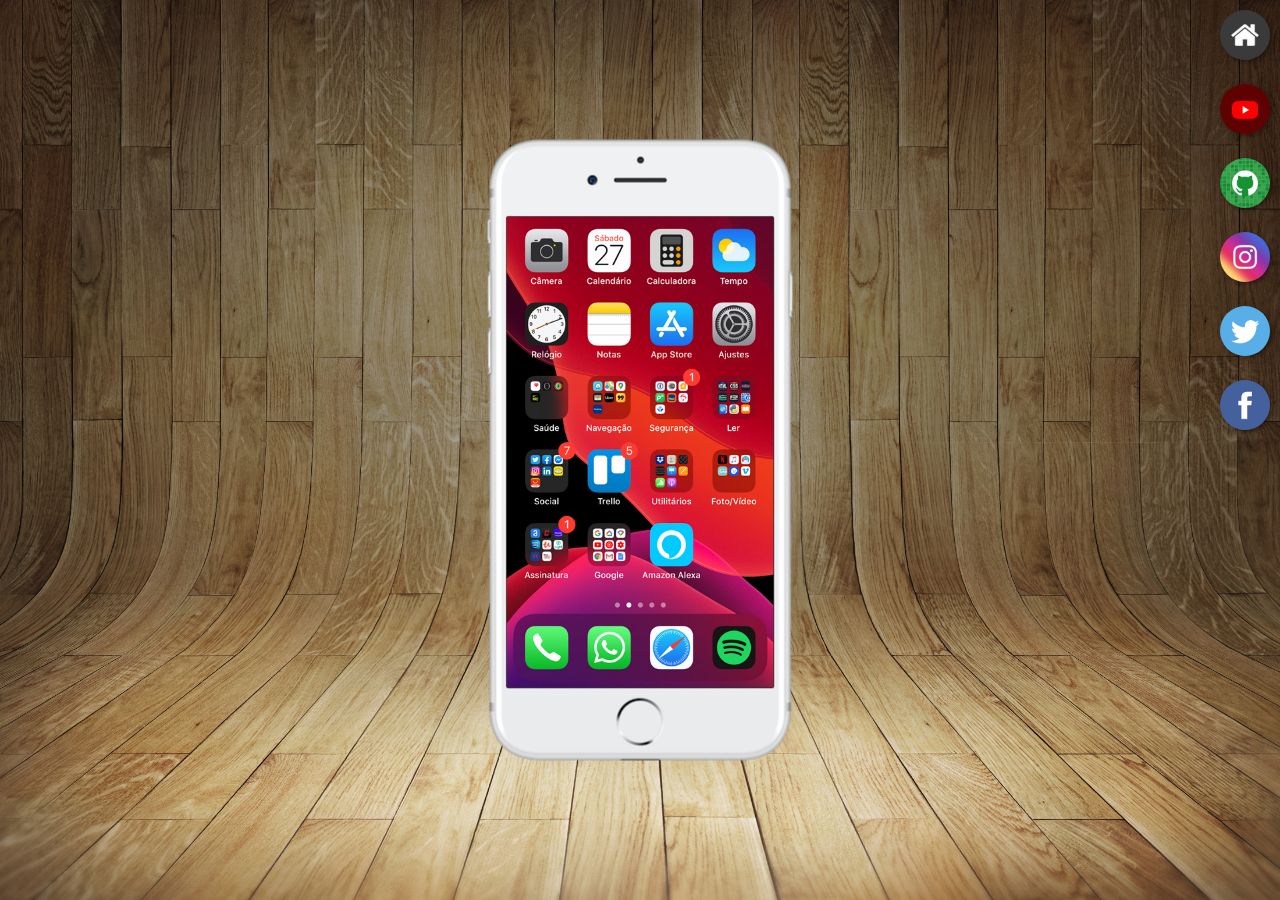
<file: index.html>
<!DOCTYPE html>
<html lang="pt-br">
<head>
    <meta charset="UTF-8">
    <meta name="viewport" content="width=device-width, initial-scale=1.0">
    <link rel="shortcut icon" href="favicon.ico" type="image/x-icon">
    <link rel="stylesheet" href="estilos/style.css">
    <title>Projeto Redes Sociais</title>
</head>
<body>
    <main>
        <section id="telefone">
            <iframe src="home.html" name="tela" id="tela" frameborder="0"> 
                Seu navegador não é compatível com isso.
            </iframe>
        </section>
        <section id="redes-sociais">
            <a href="home.html" target="tela"><img src="imagens/logo-home.jpg" alt="Home"></a><br>
            <a href="youtube.html" target="tela"><img src="imagens/logo-youtube.jpg" alt="YouTube"></a><br>
            <a href="github.html" target="tela"><img src="imagens/logo-github.jpg" alt="GitHub"></a><br>
            <a href="instagram.html" target="tela"><img src="imagens/logo-instagram.jpg" alt="Instagram"></a><br>
            <a href="twitter.html" target="tela"><img src="imagens/logo-twitter.jpg" alt="Twitter"></a><br>
            <a href="facebook.html" target="tela"><img src="imagens/logo-facebook.jpg" alt="Facebook"></a>
        </section>
    </main>
</body>
</html>
</file>
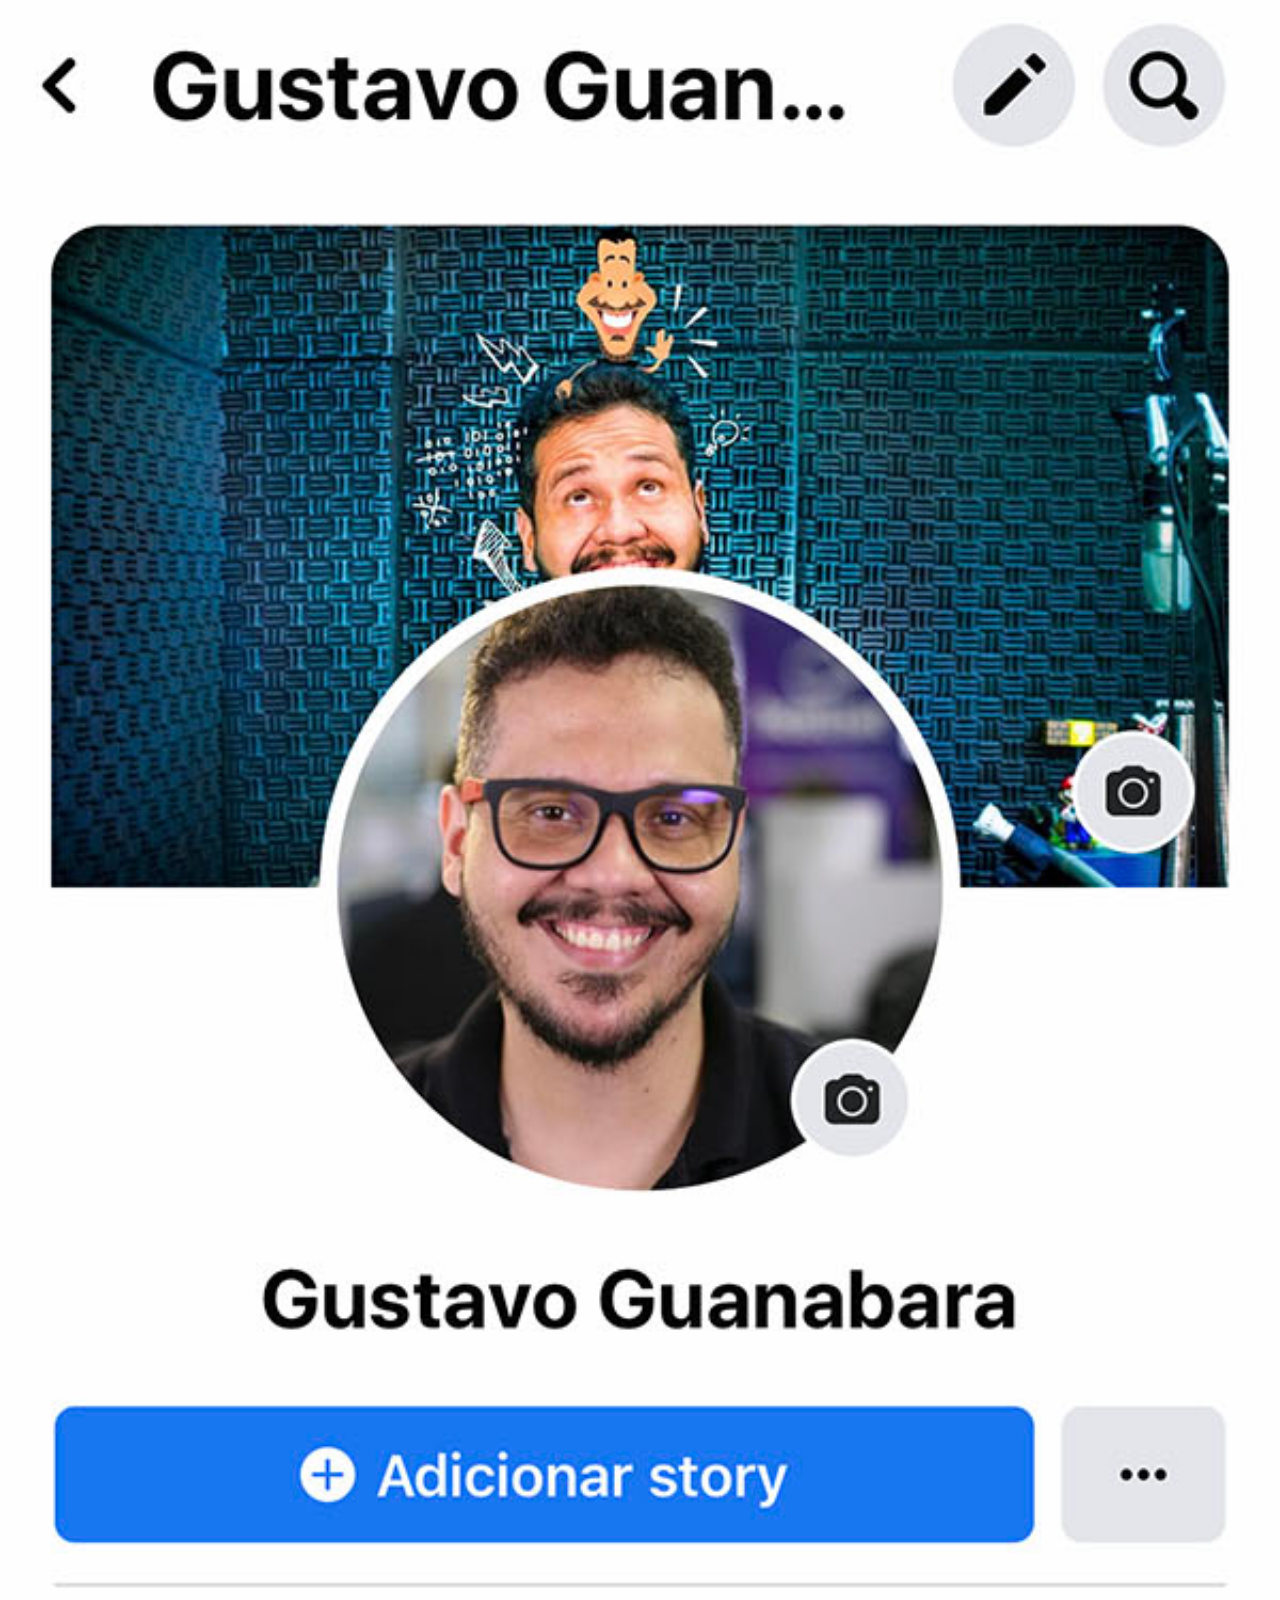
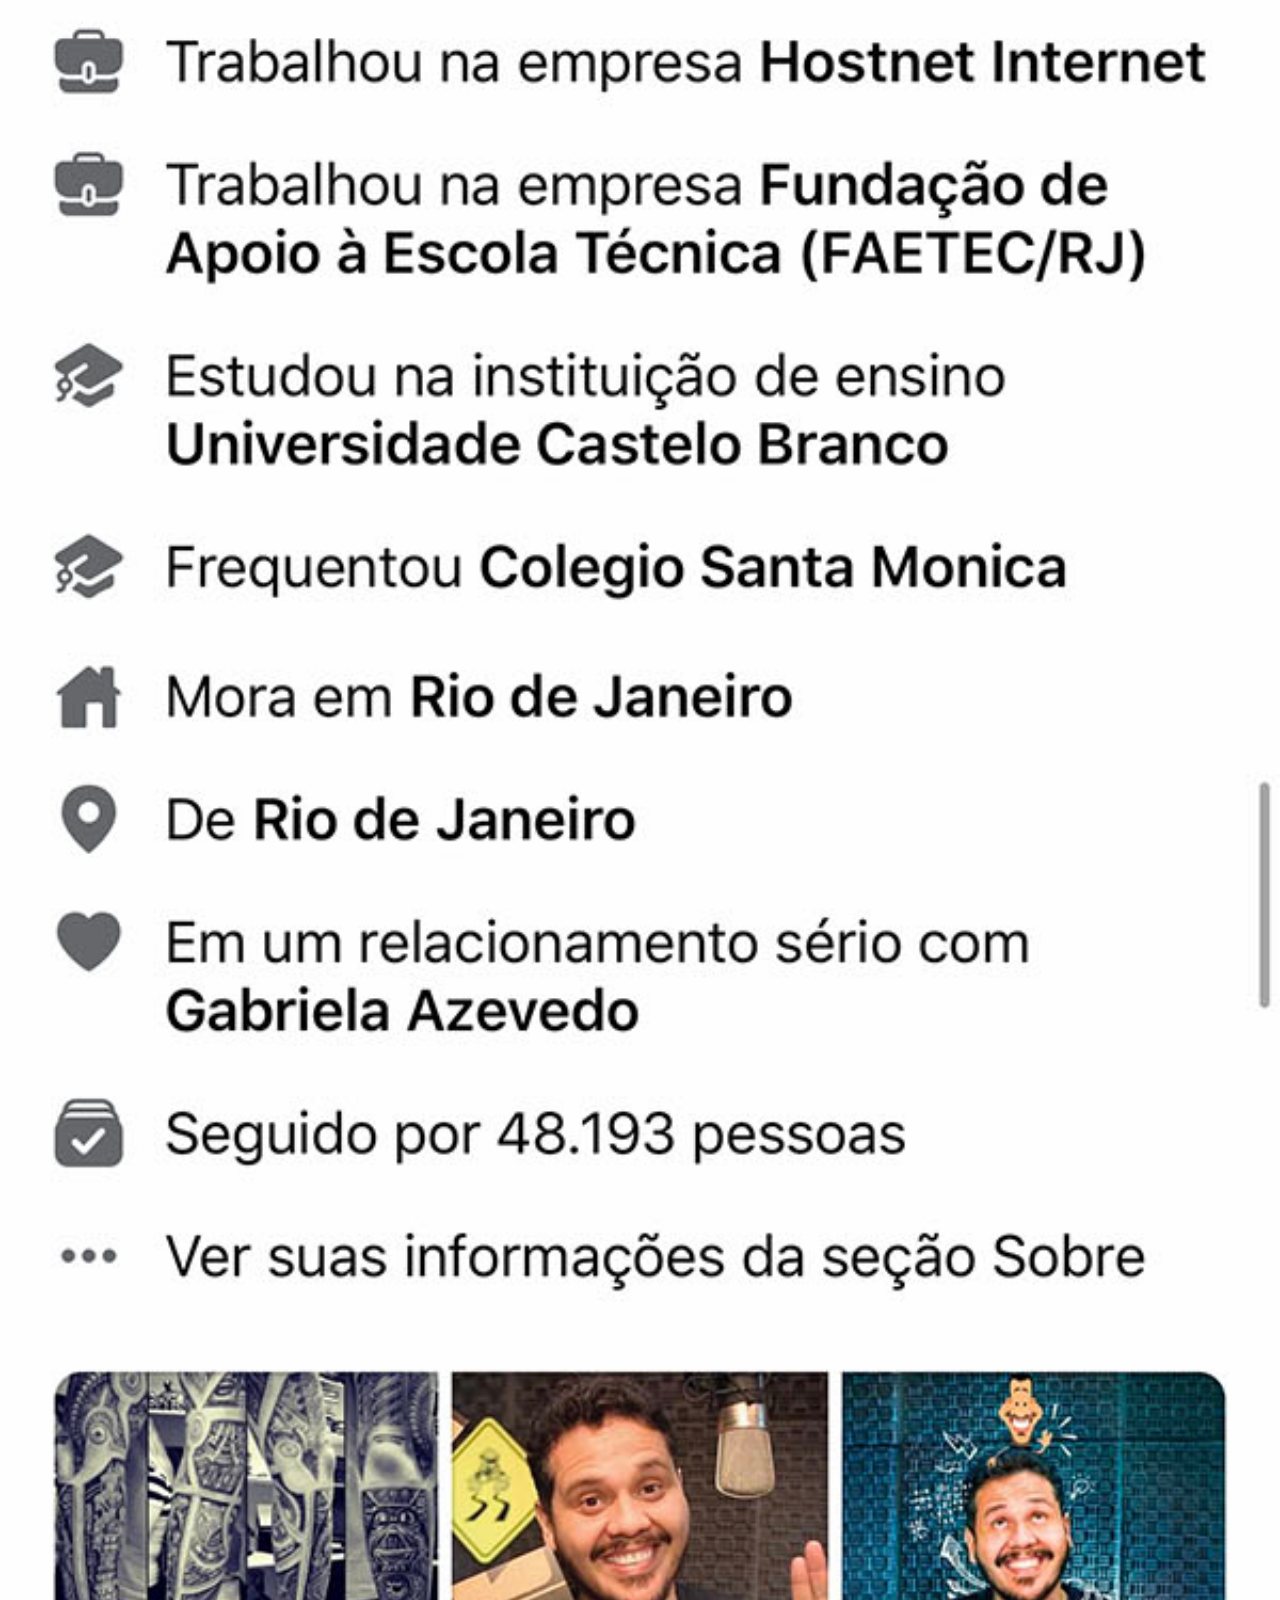
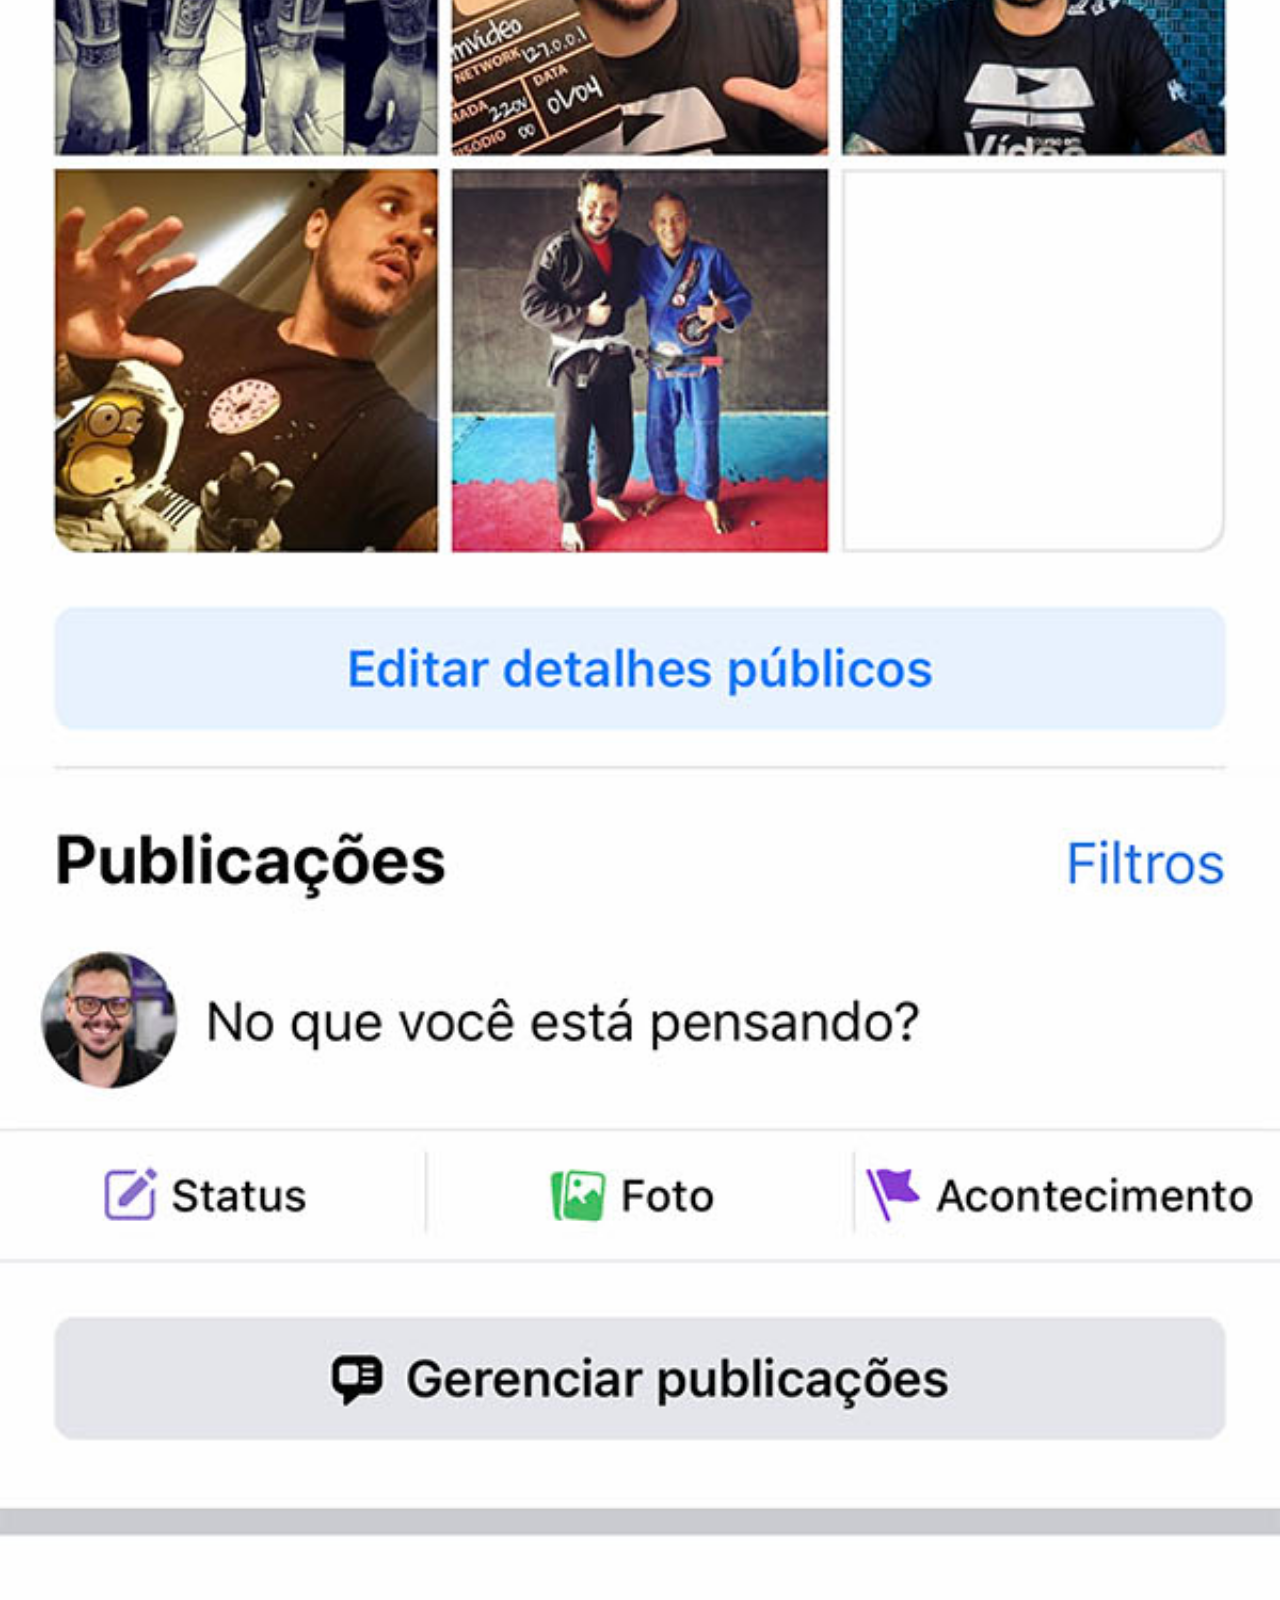
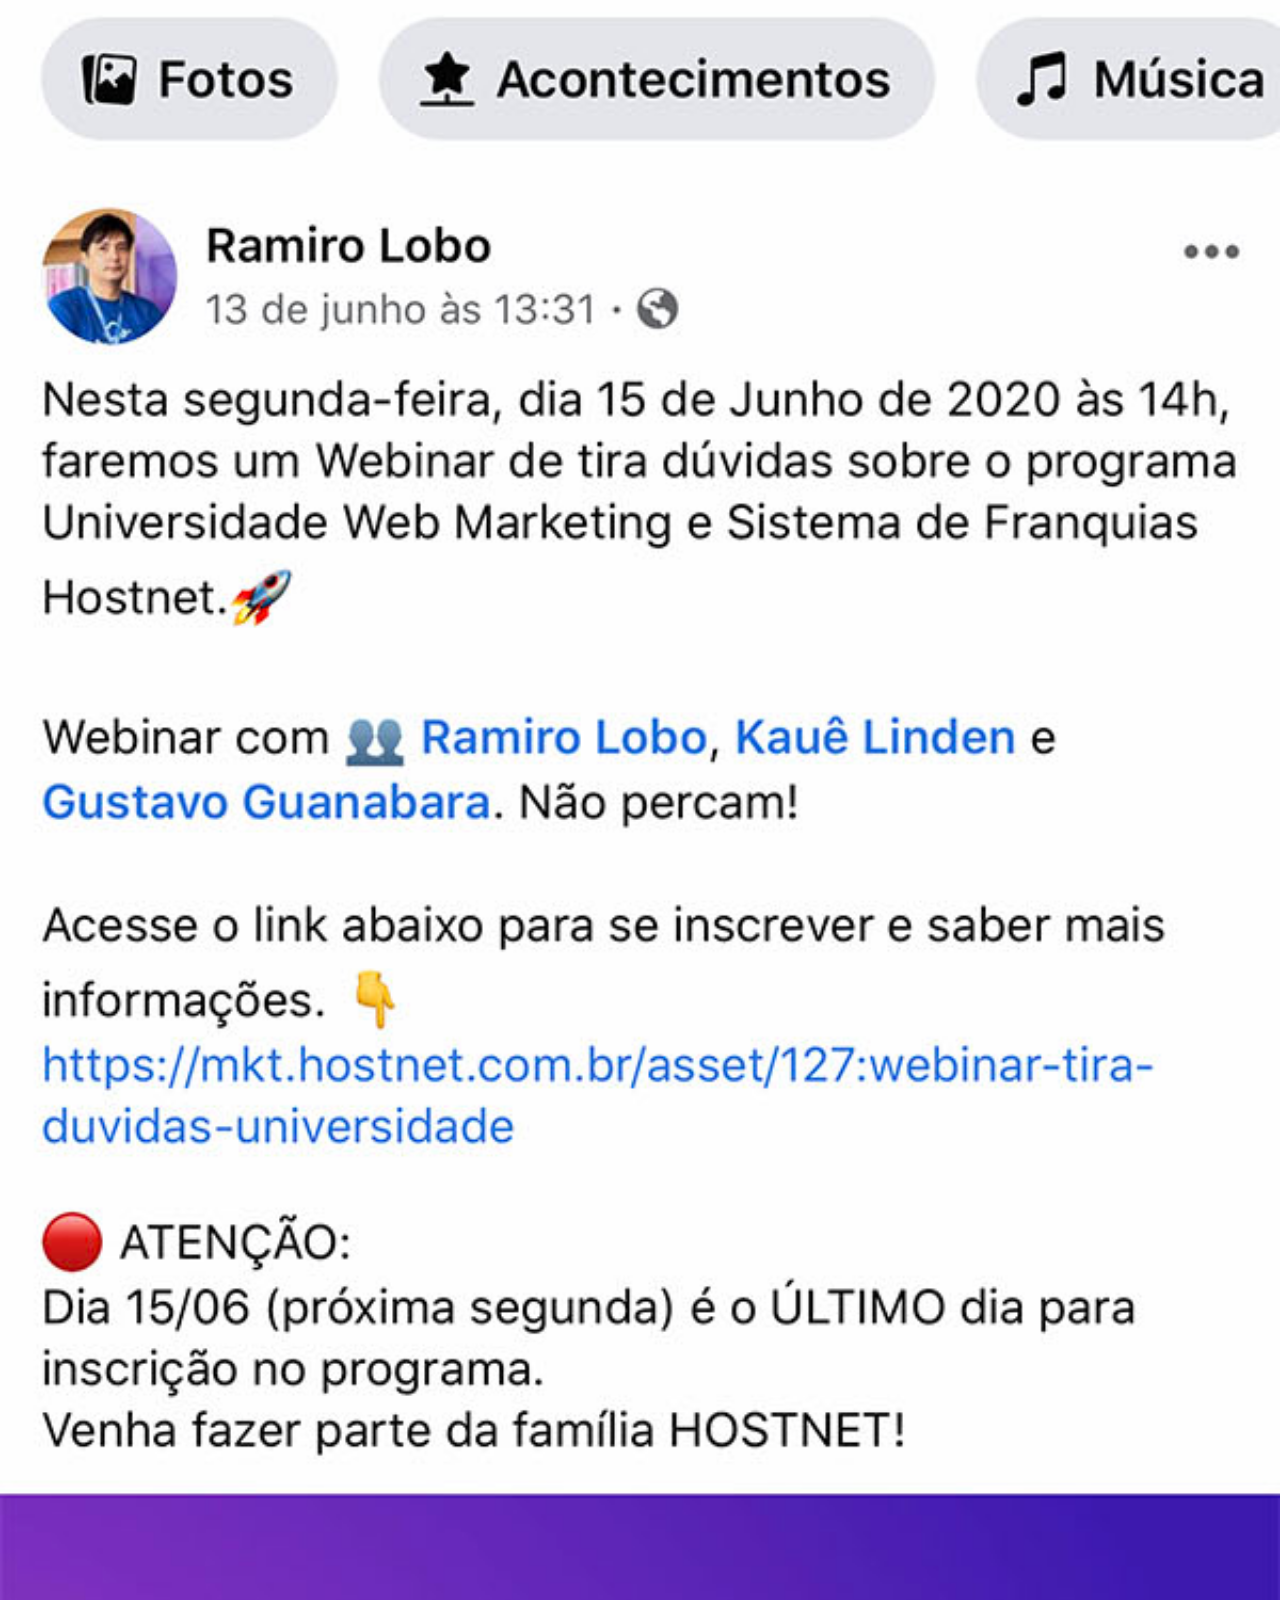
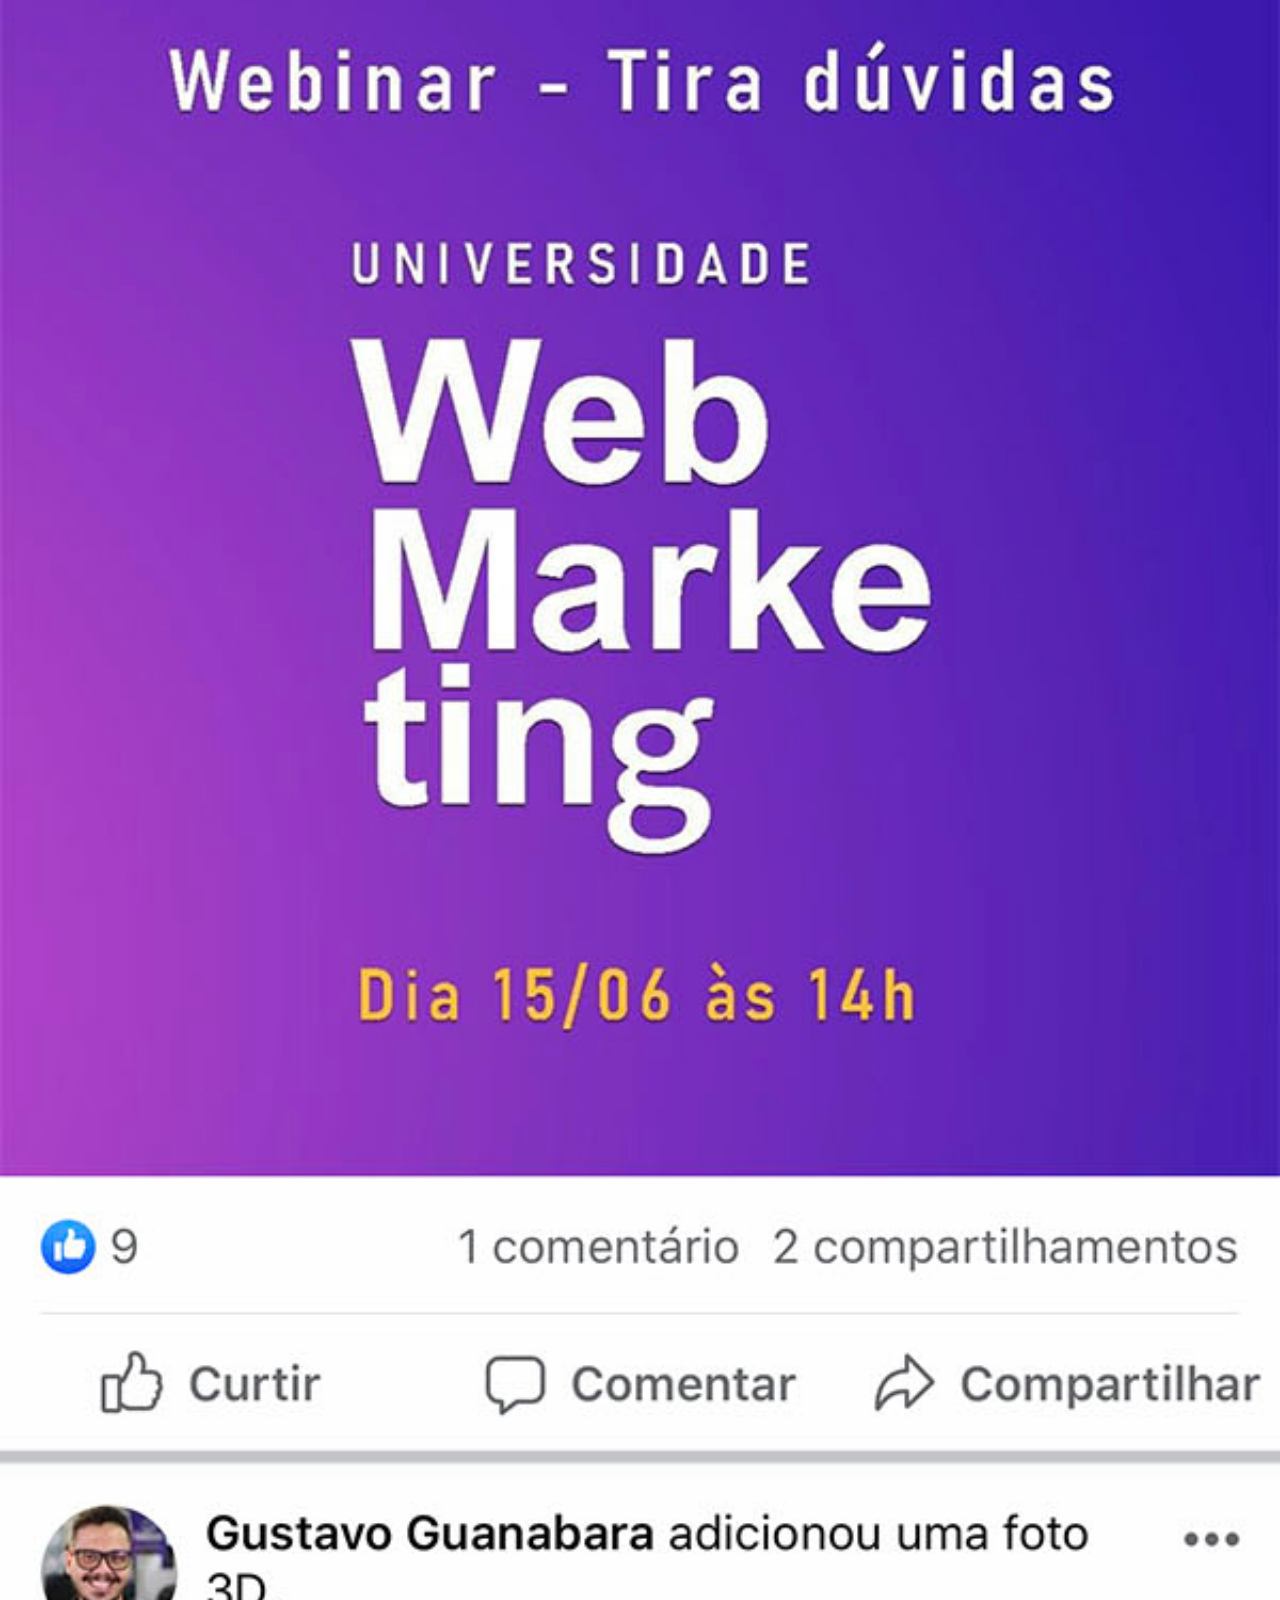
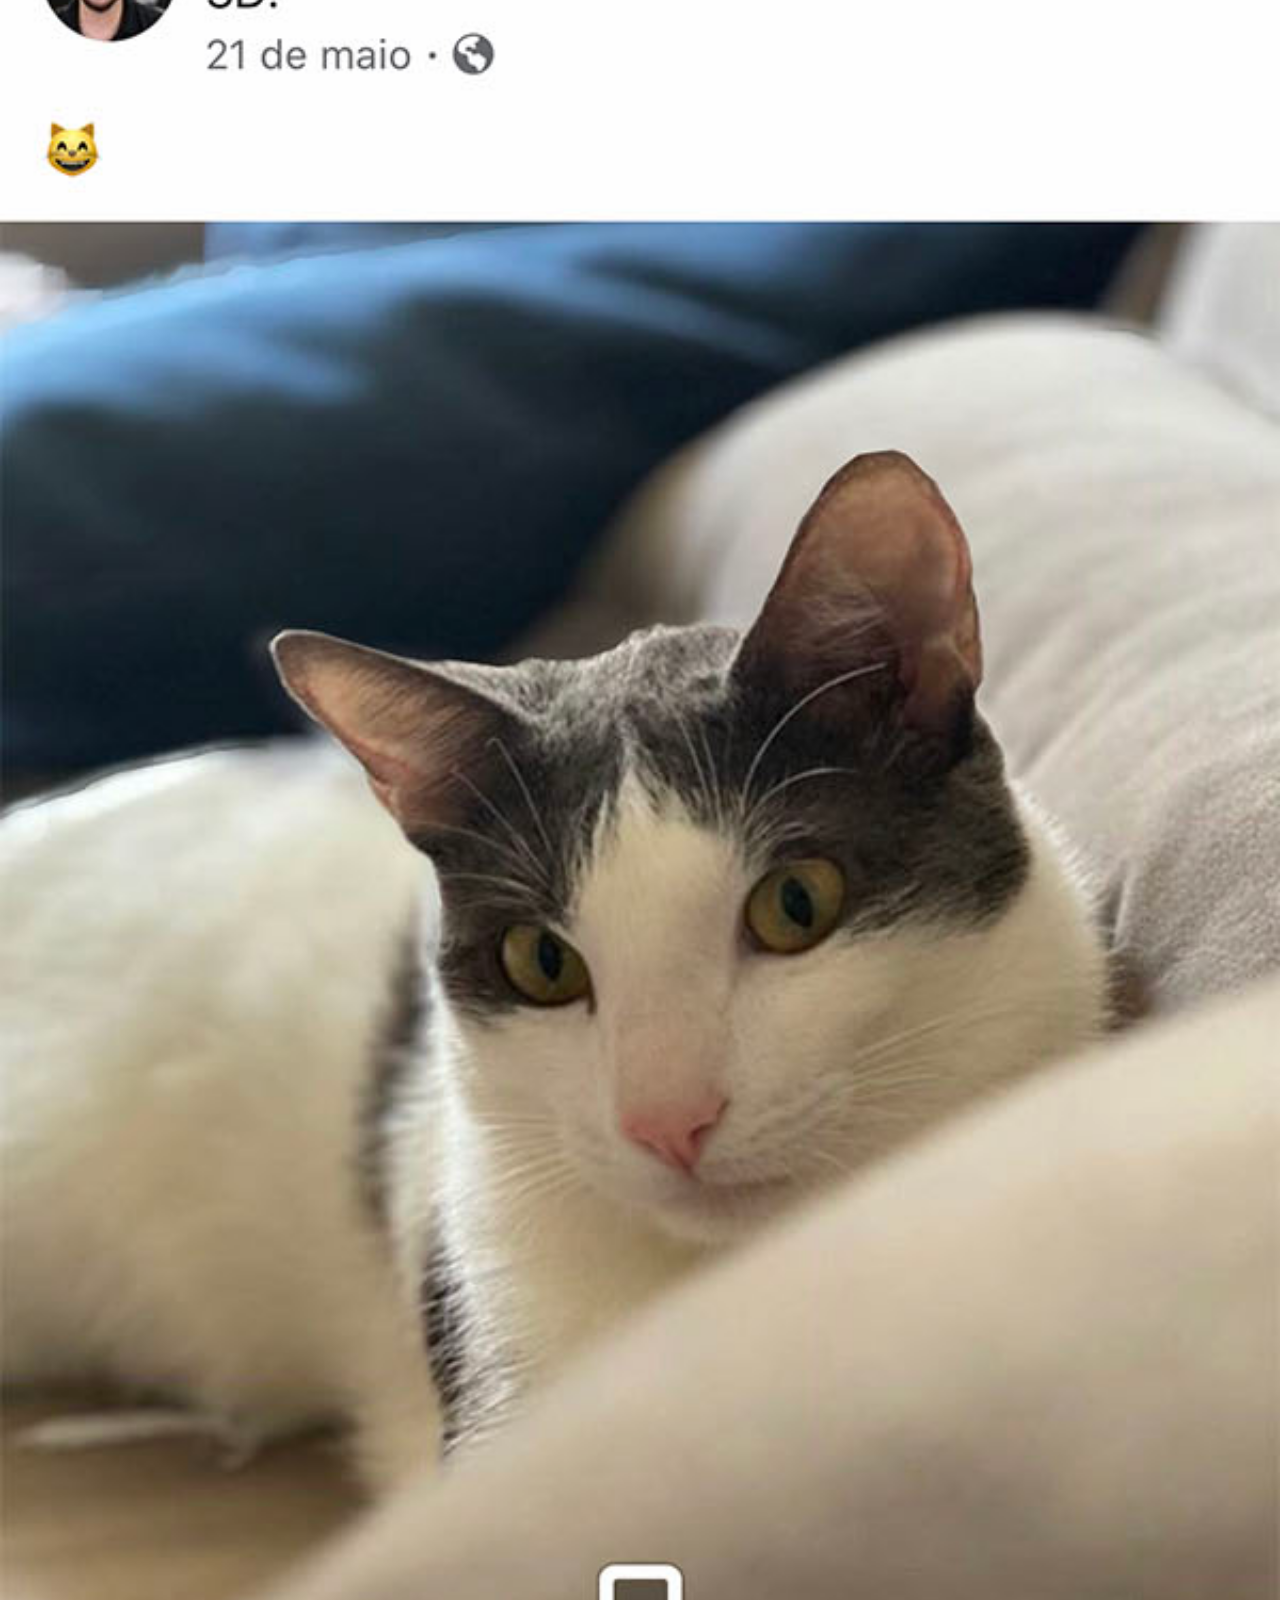
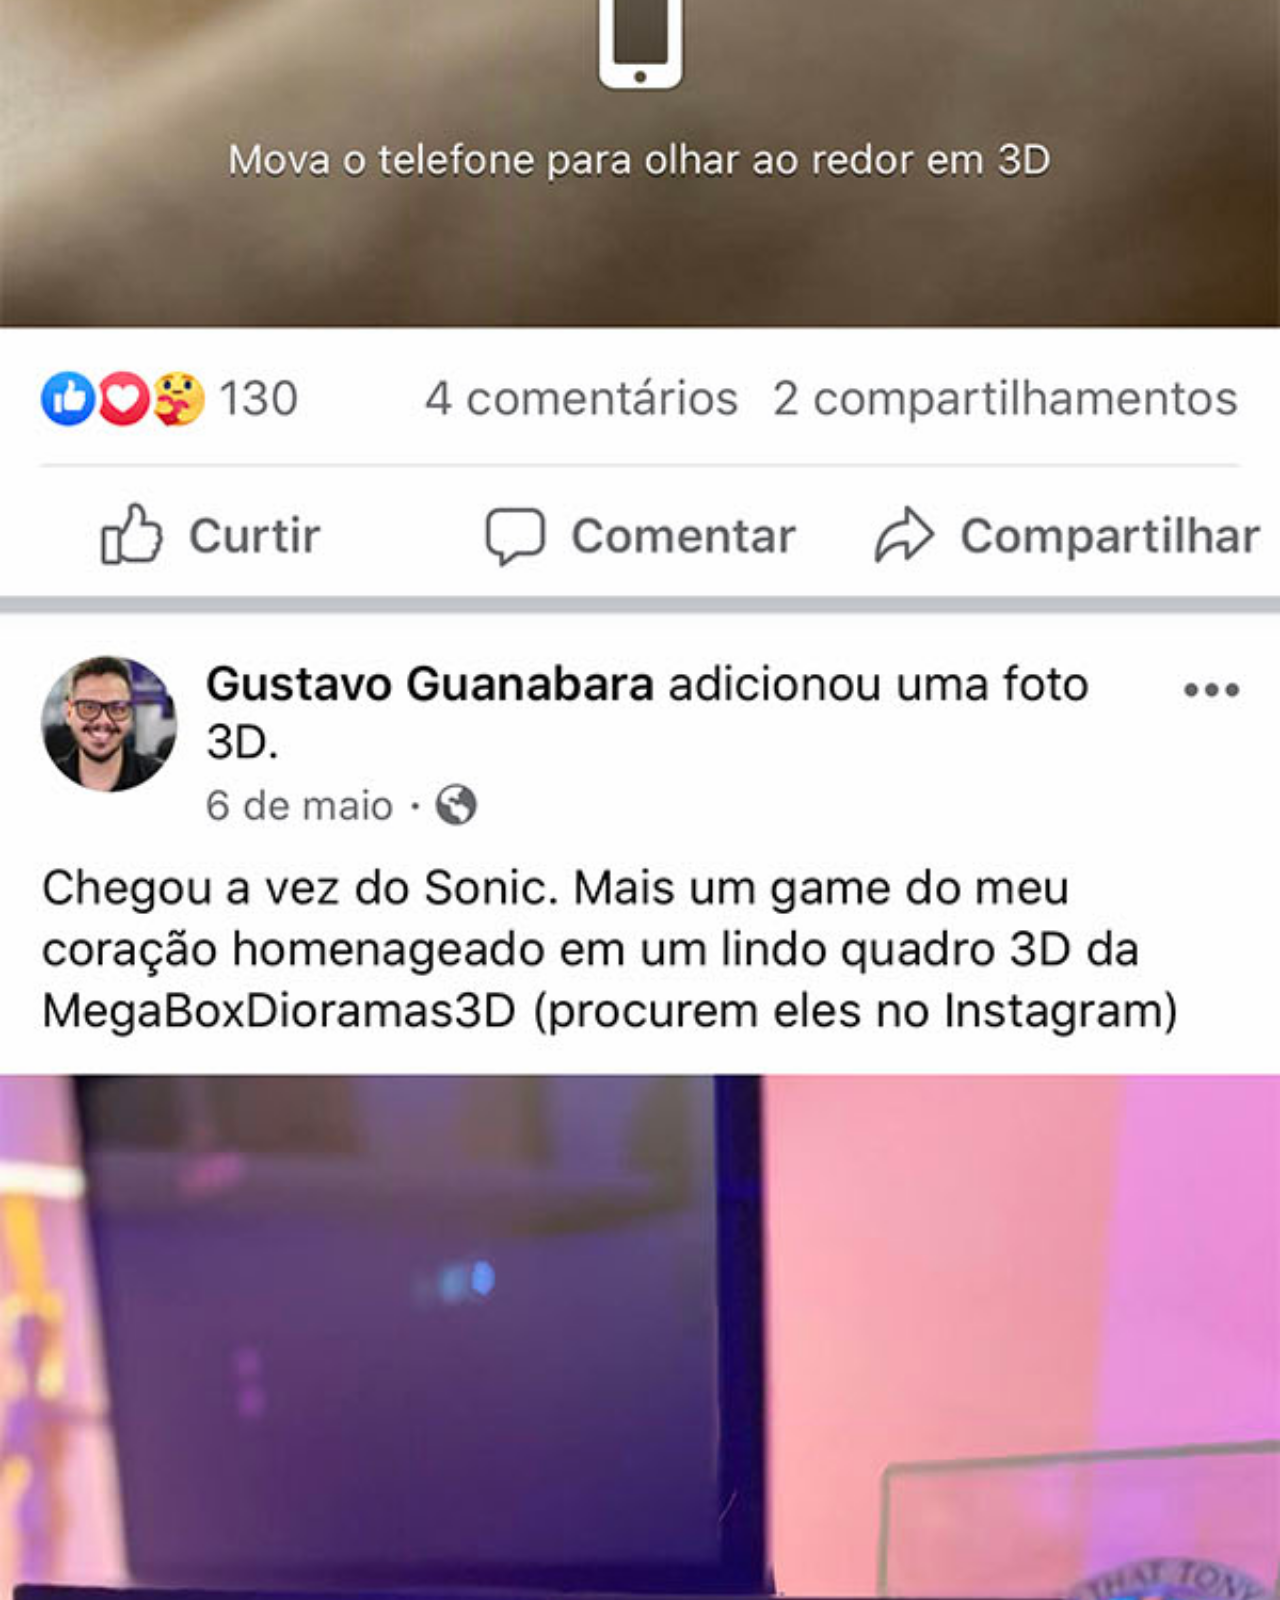
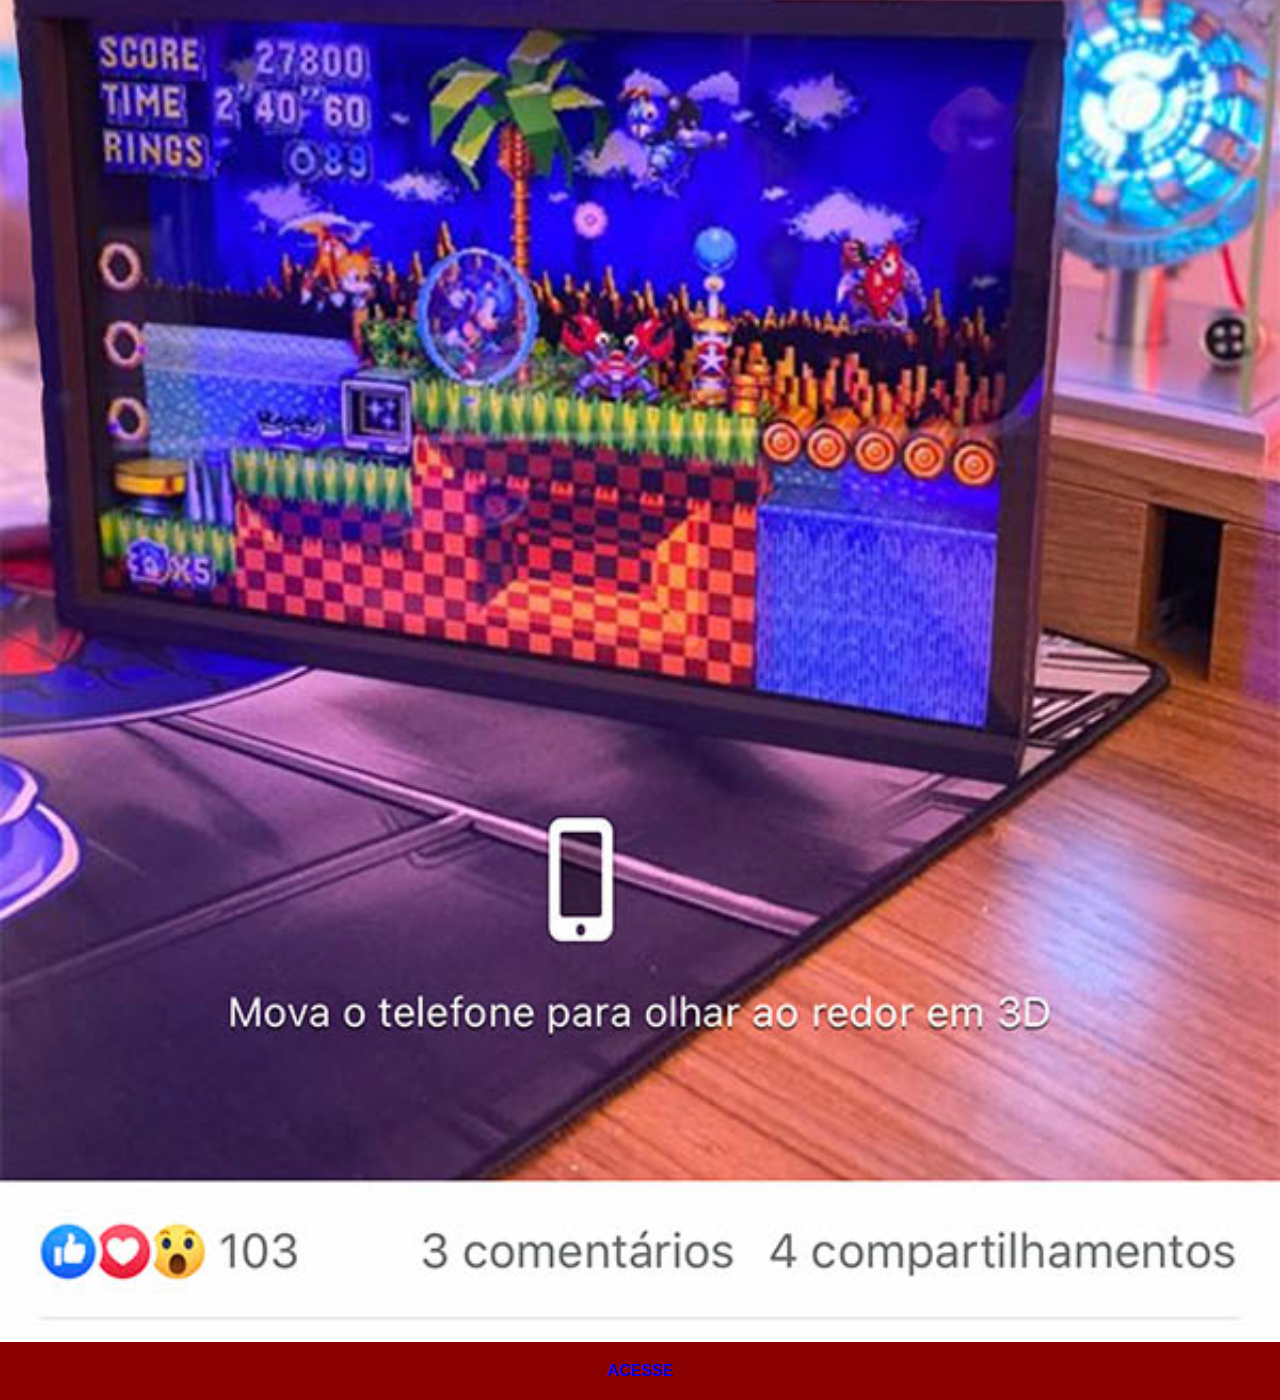
<file: facebook.html>
<!DOCTYPE html>
<html lang="pt-br">
<head>
    <meta charset="UTF-8">
    <meta name="viewport" content="width=device-width, initial-scale=1.0">
    <title>Facebook</title>
    <link rel="stylesheet" href="estilo/social.css">
</head>
<body>
    <img src="imagens/tela-facebook.jpg" alt="Facebook">
    <a href="https://www.facebook.com/gustavoguanabara/" target="_blank">ACESSE</a>
</body>
</html>
</file>
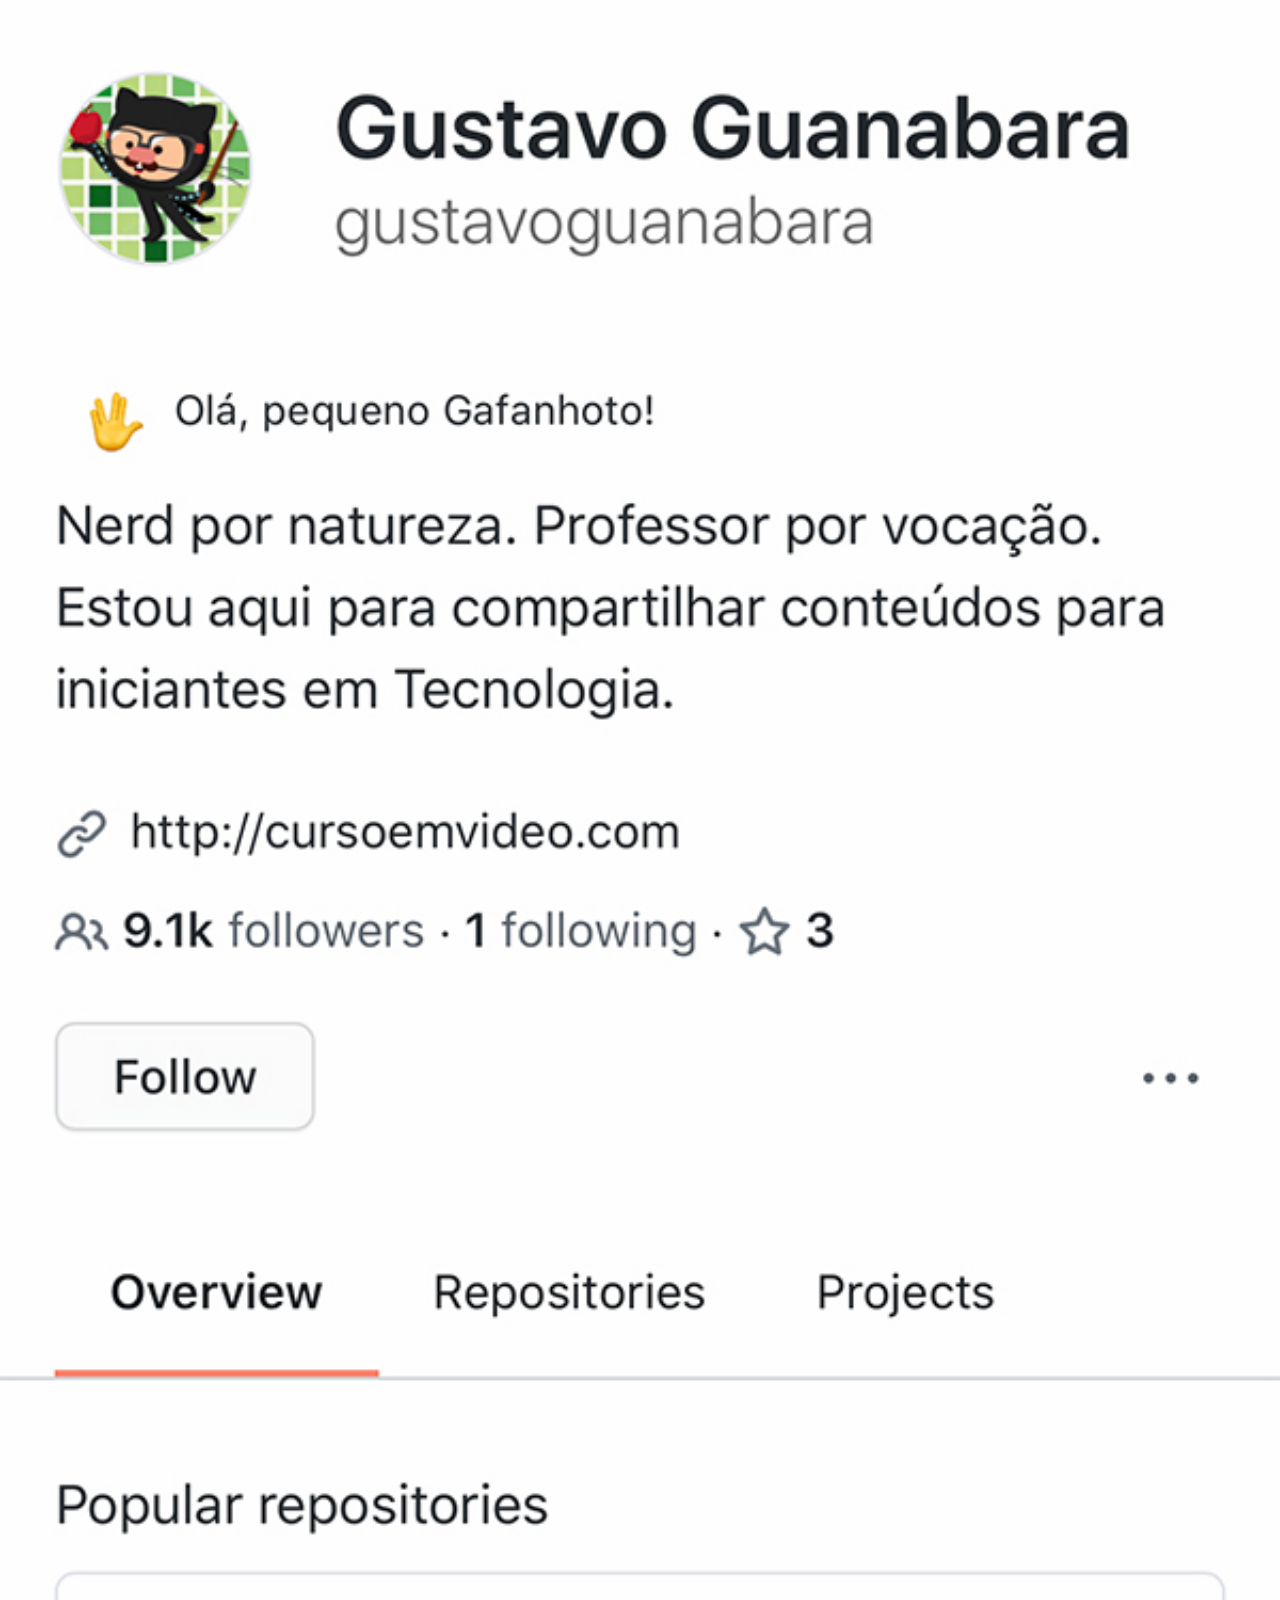
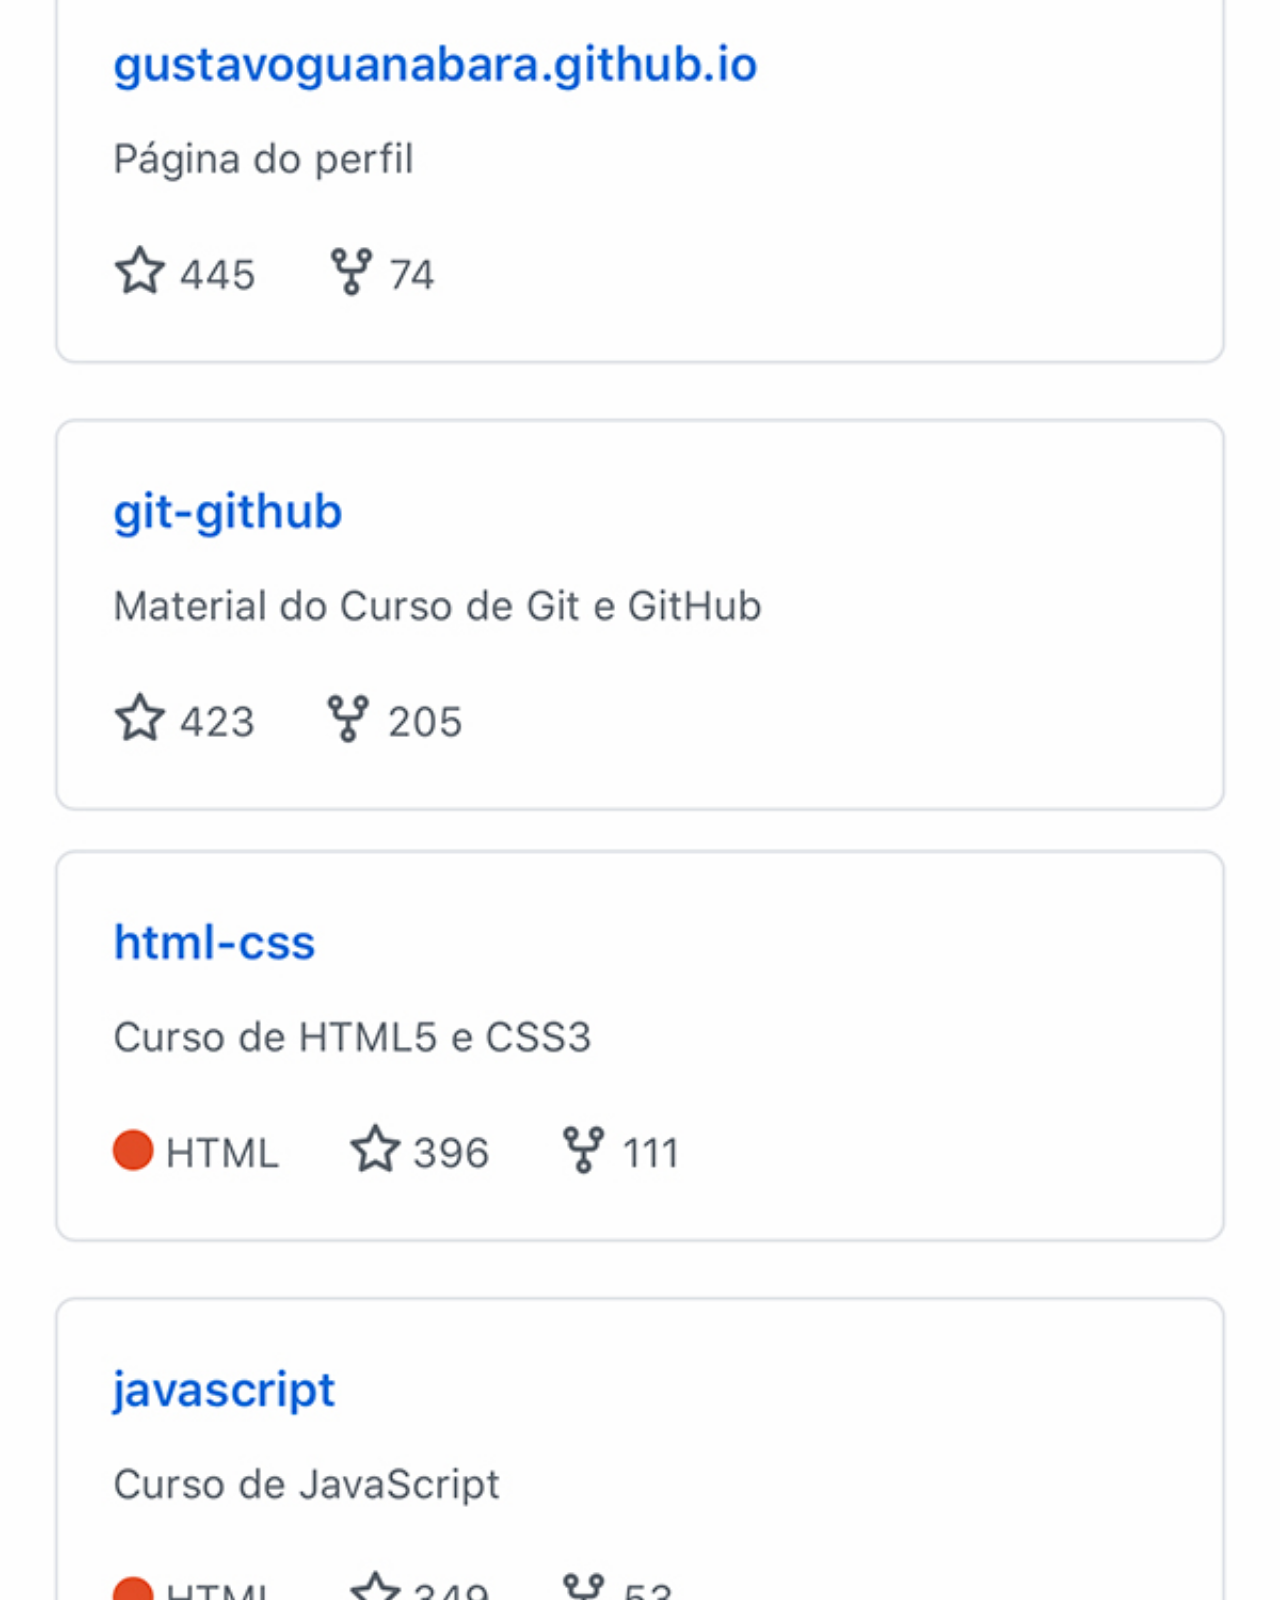
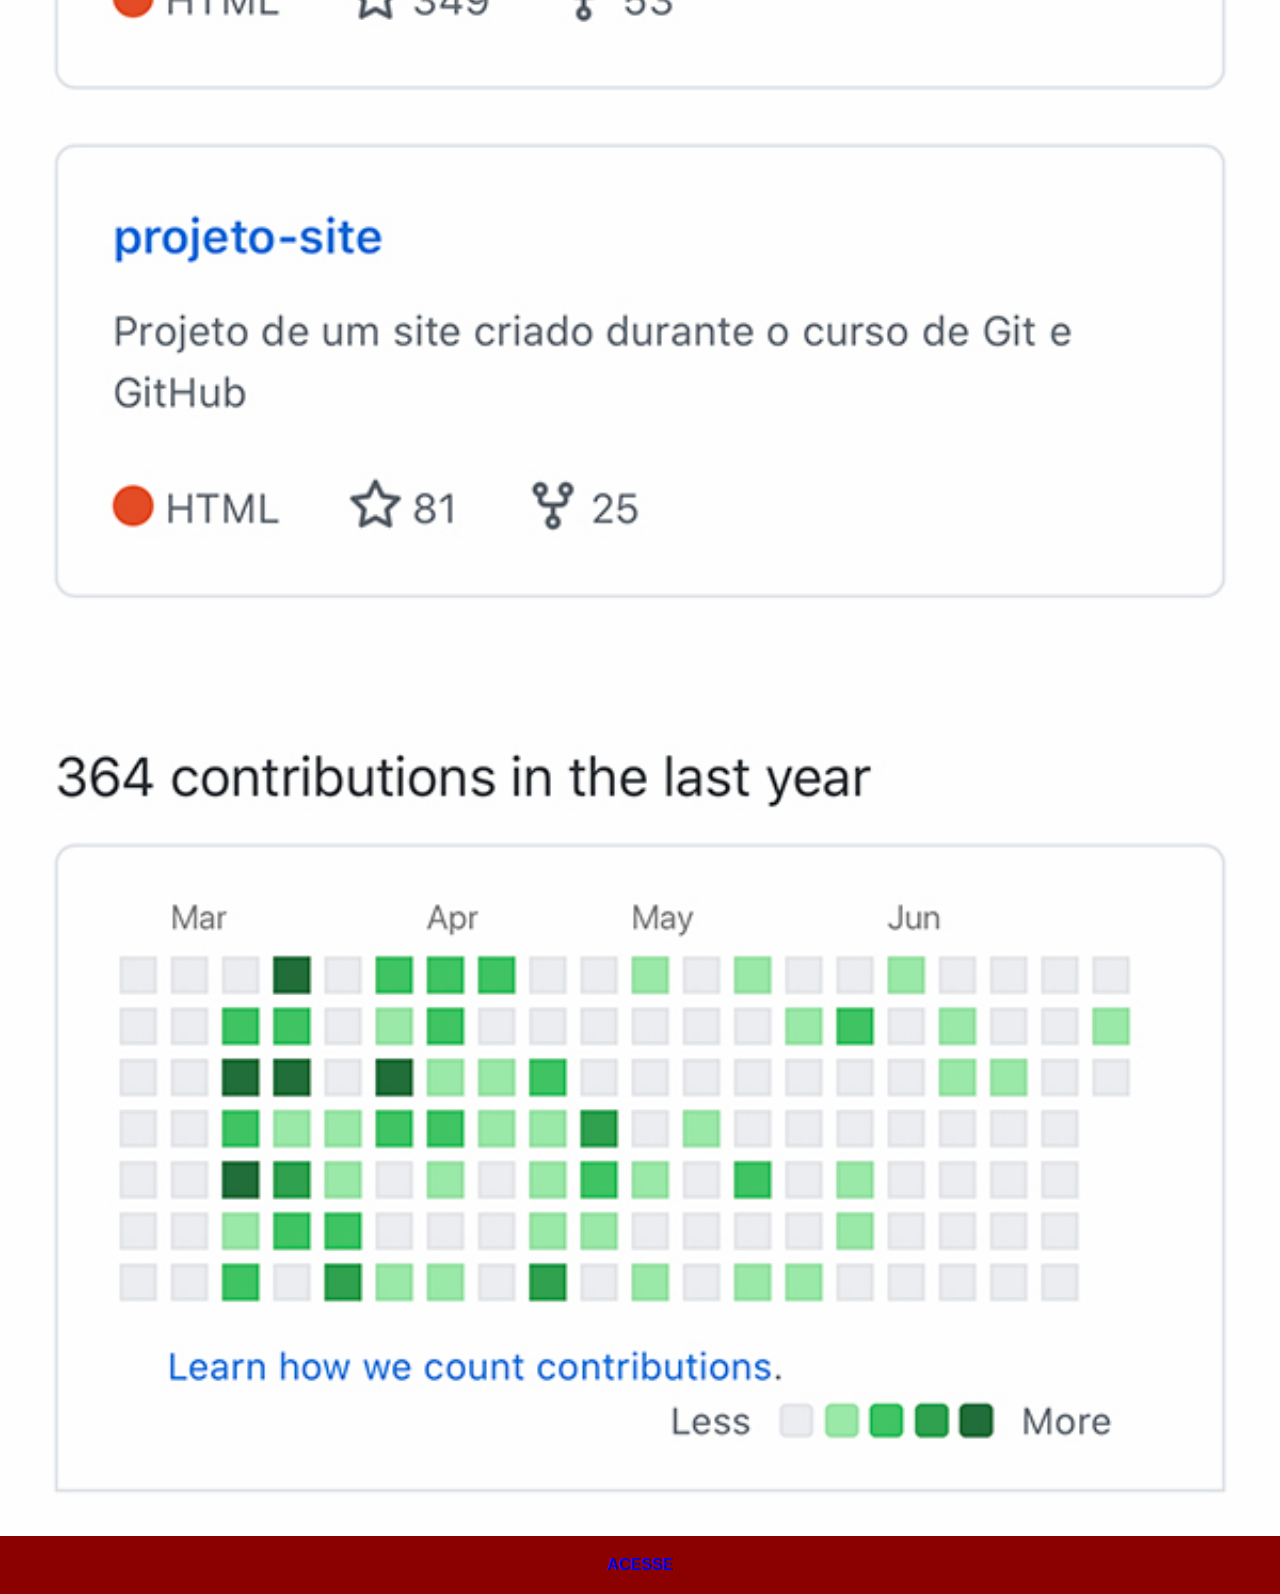
<file: github.html>
<!DOCTYPE html>
<html lang="en">
<head>
    <meta charset="UTF-8">
    <meta name="viewport" content="width=device-width, initial-scale=1.0">
    <title>GitHub</title>
    <link rel="stylesheet" href="estilo/social.css">
</head>
<body>
    <img src="imagens/tela-github.jpg" alt="GitHub">
    <a href="https://github.com/gustavoguanabara" target="_blank">ACESSE</a>
</body>
</html>
</file>
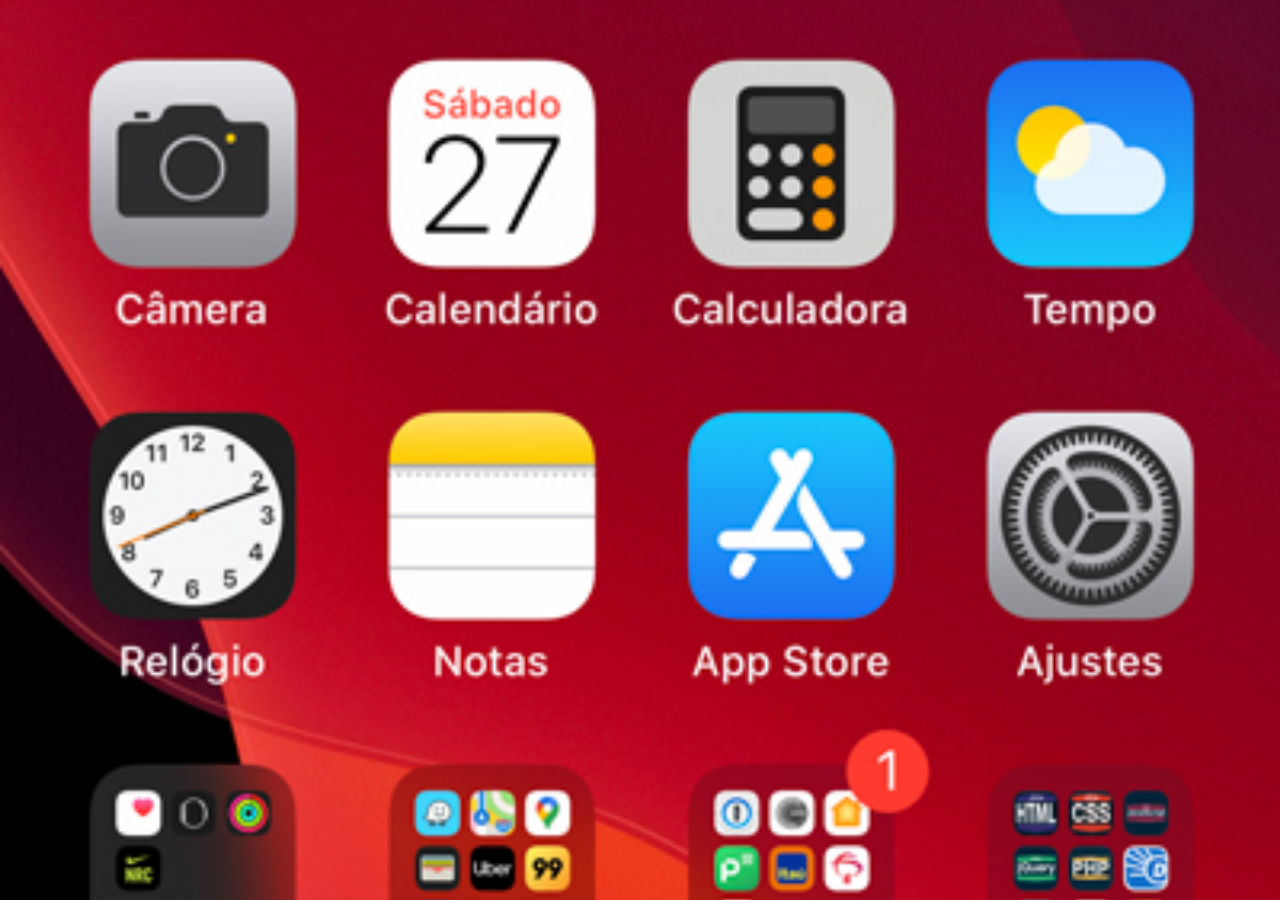
<file: home.html>
<!DOCTYPE html>
<html lang="pt-br">
<head>
    <meta charset="UTF-8">
    <meta name="viewport" content="width=device-width, initial-scale=1.0">
    <title>Home</title>
</head>
<style>
    * {
        margin: 0px;
        padding: 0px;
    }

    body {
        width: 100vw;
        height: 100vh;
        background: black url('imagens/tela-home.jpg') no-repeat top center;
        background-size: cover;
    }

</style>
<body>
    
</body>
</html>
</file>
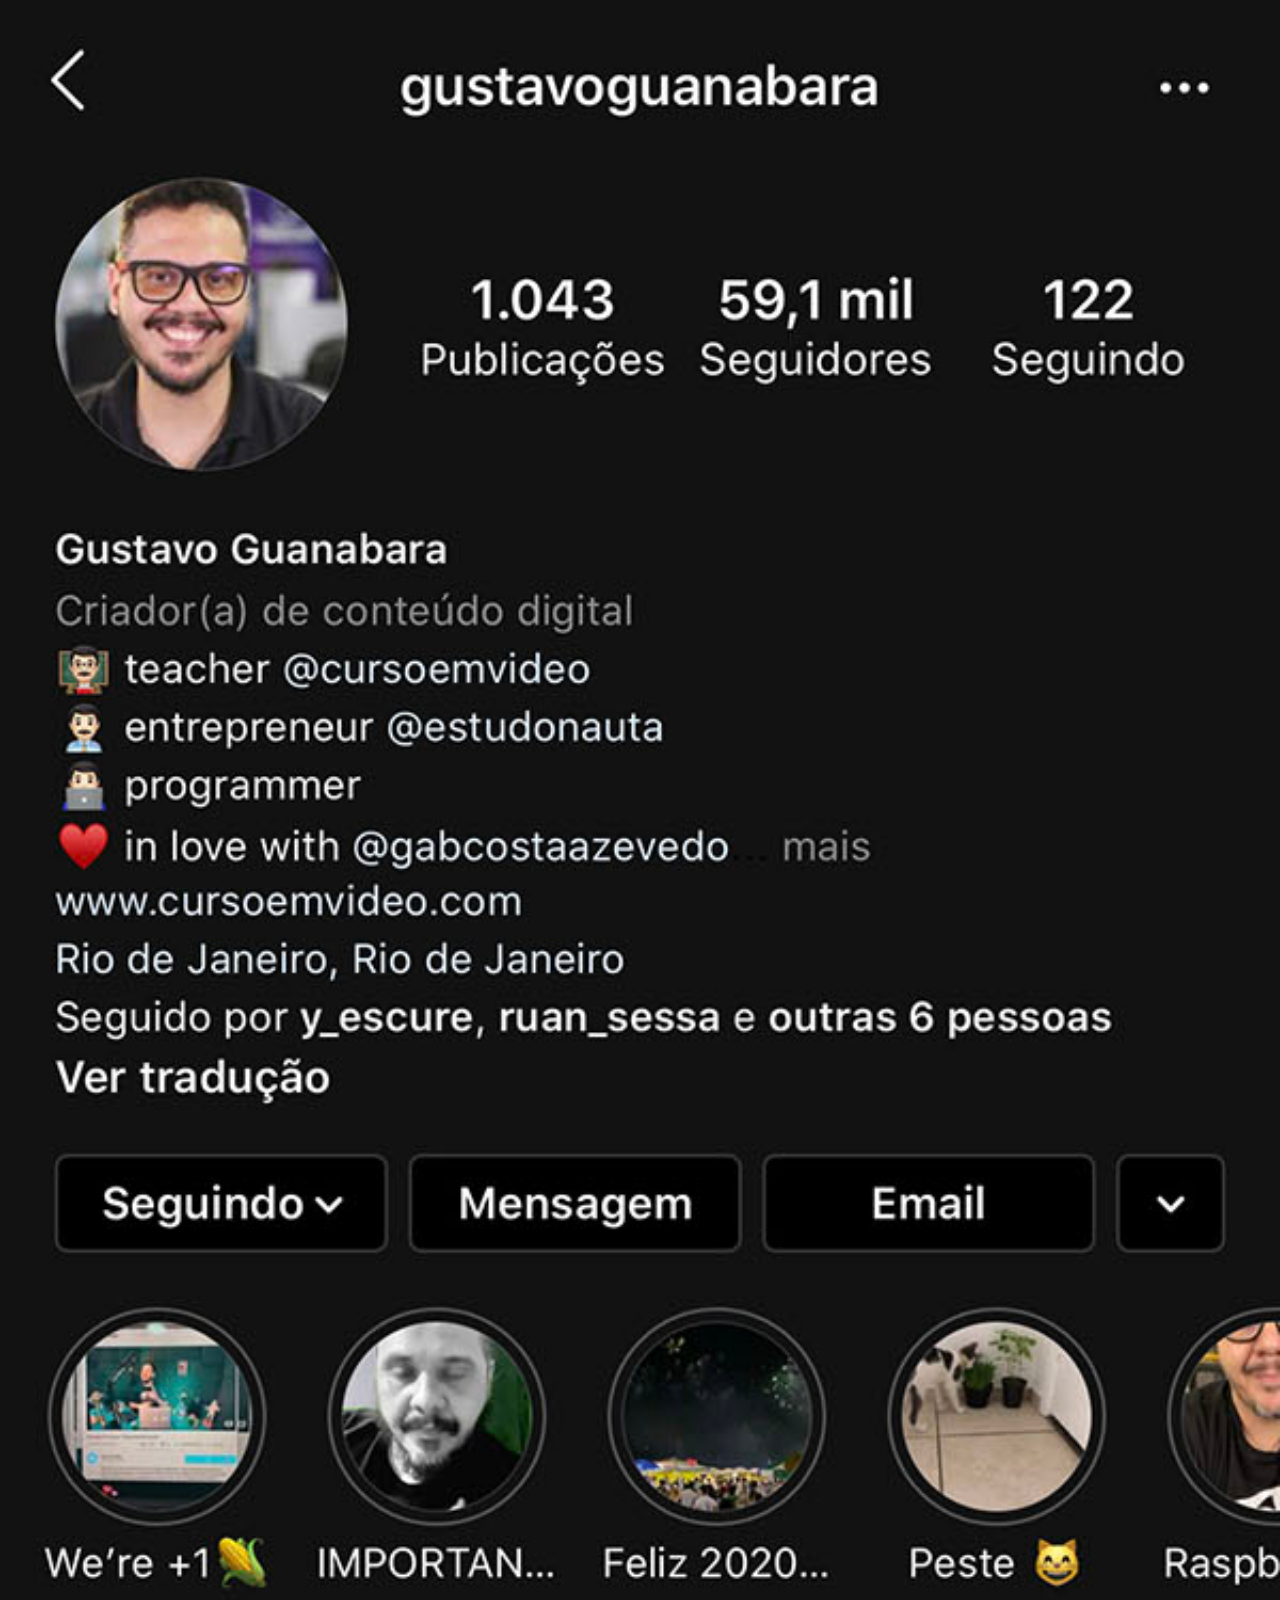
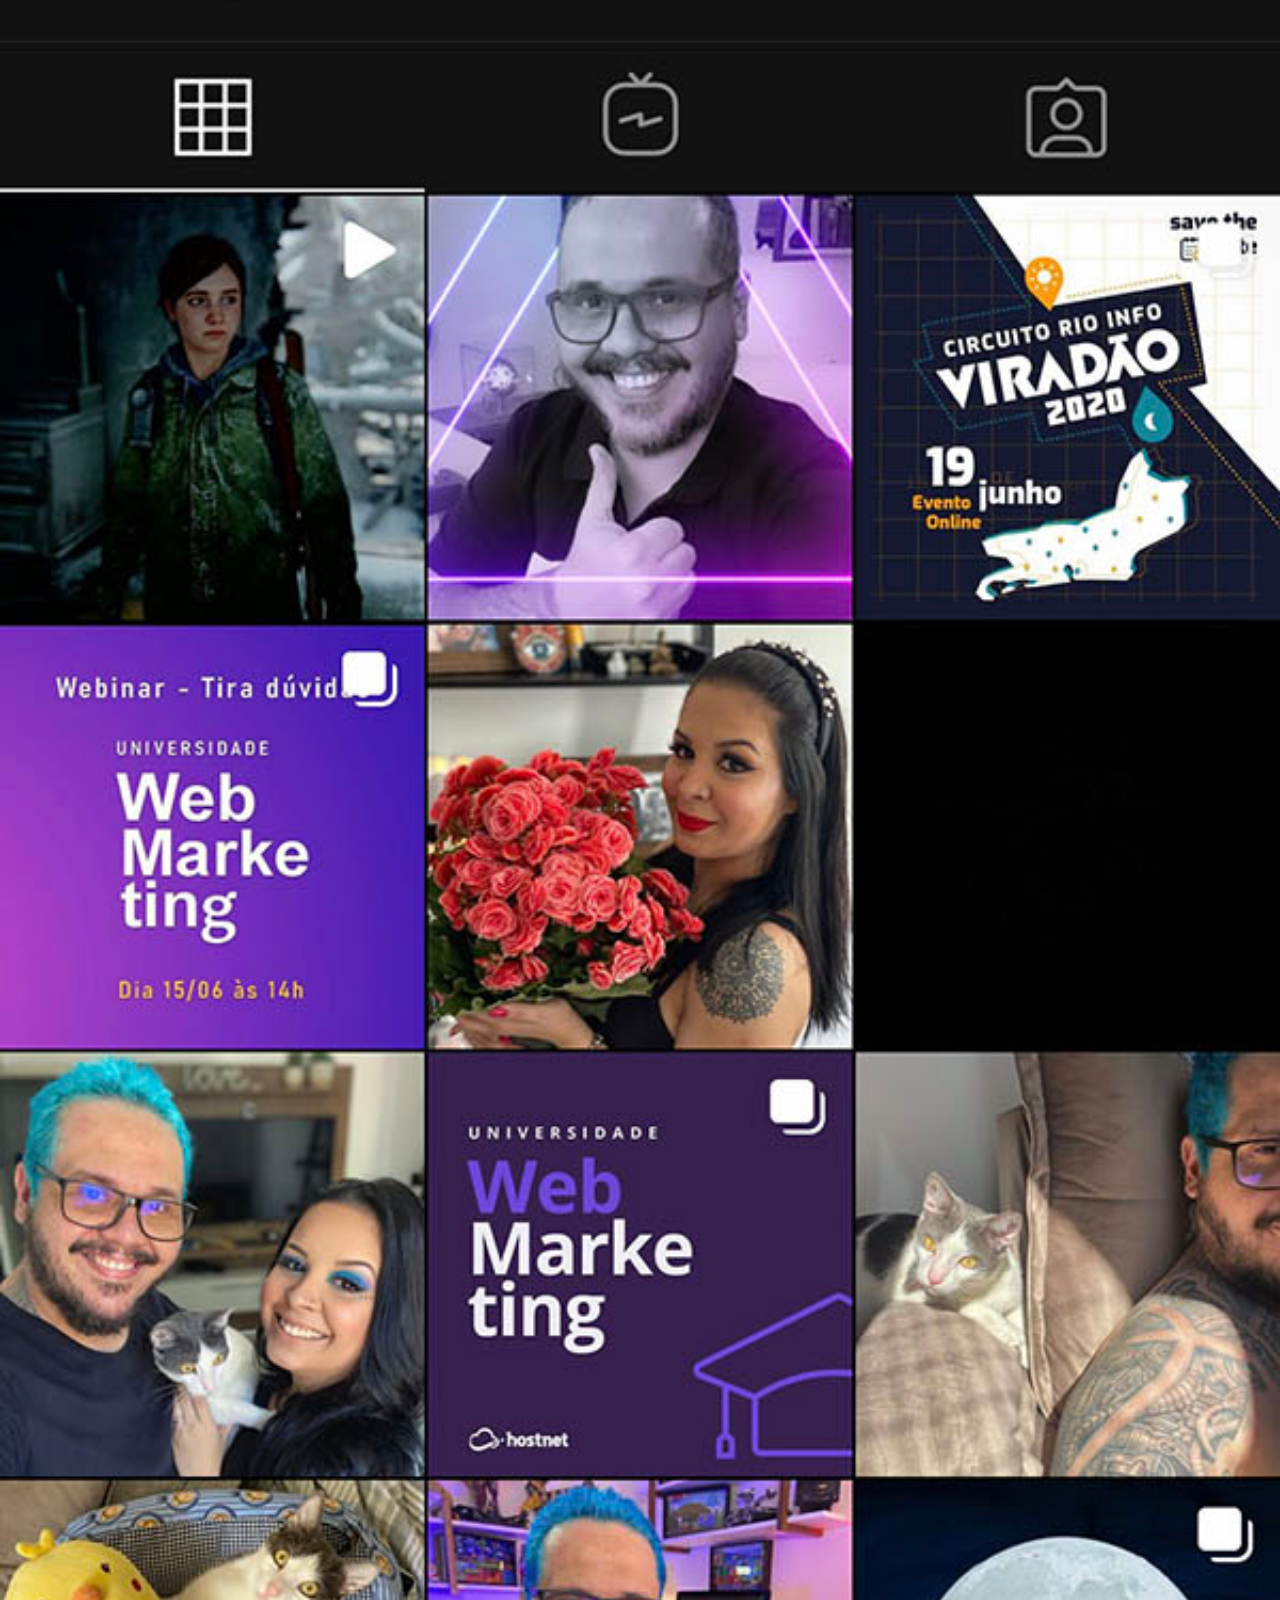
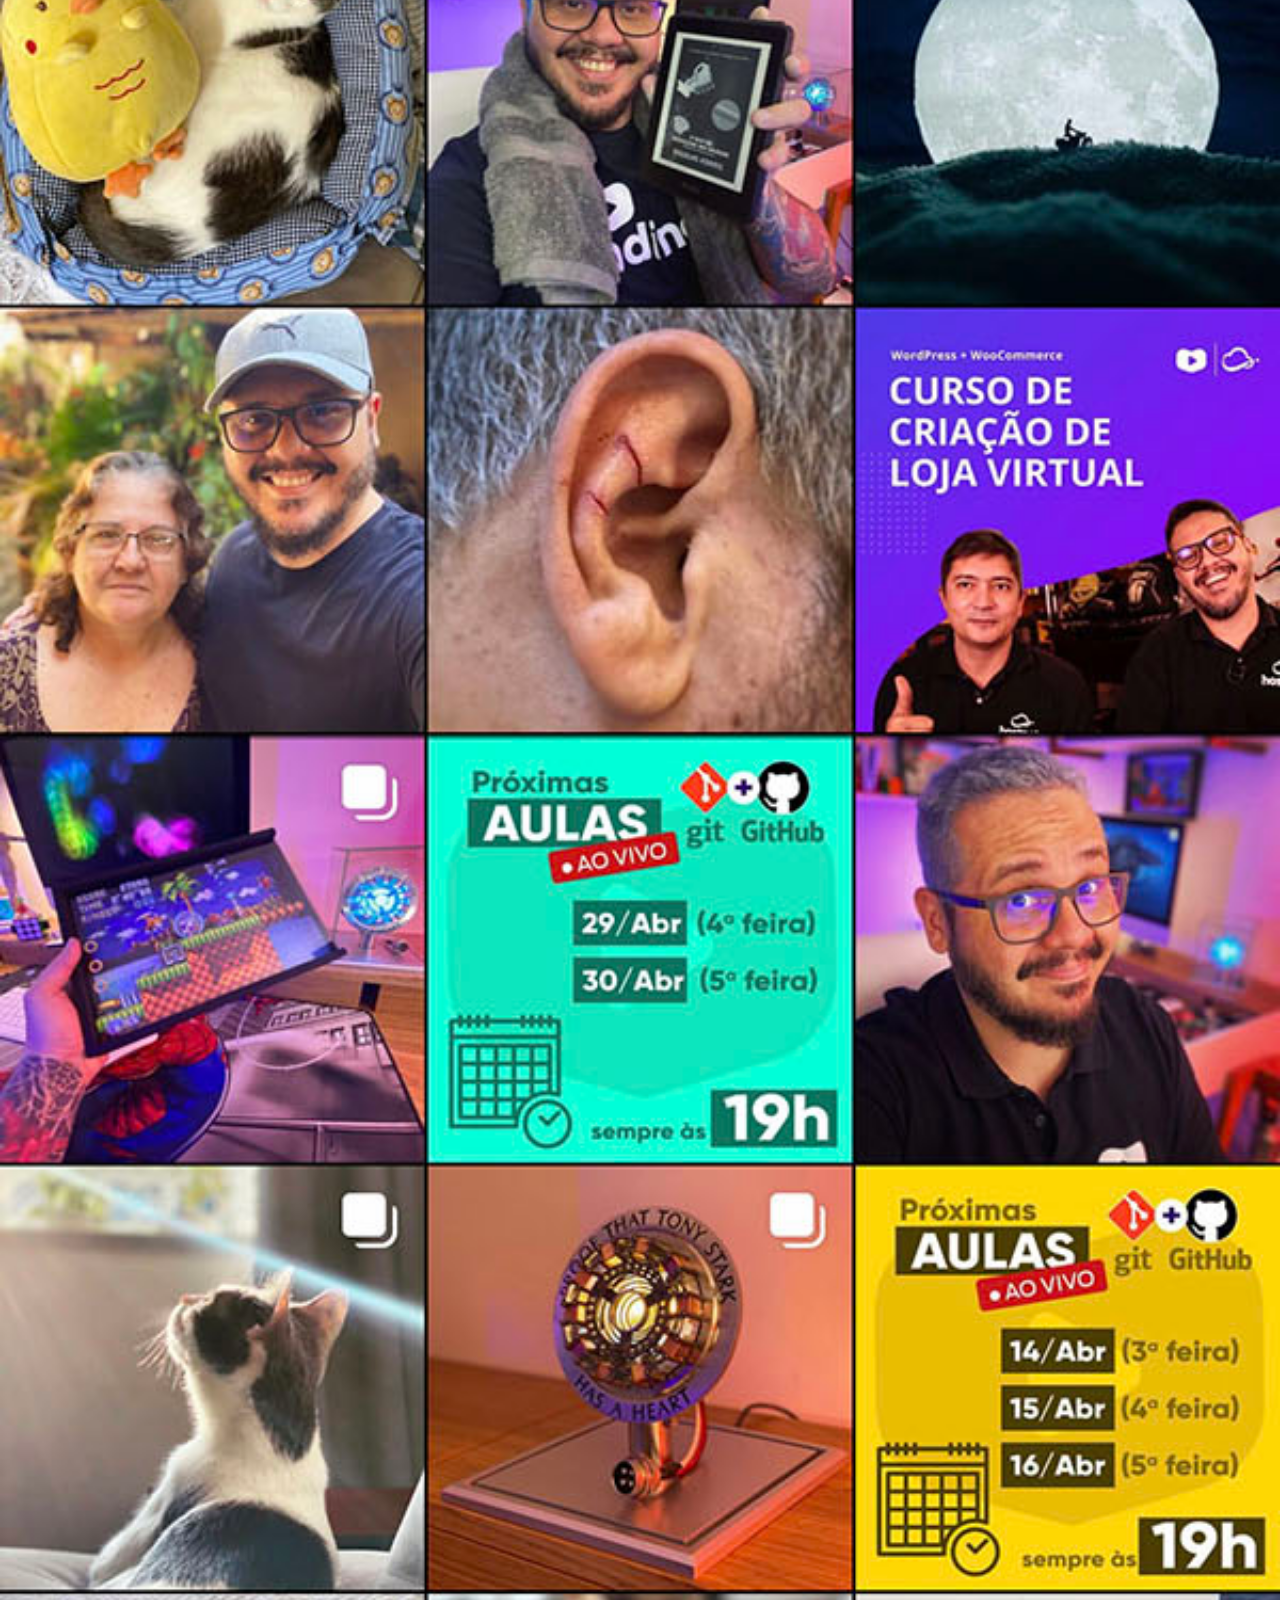
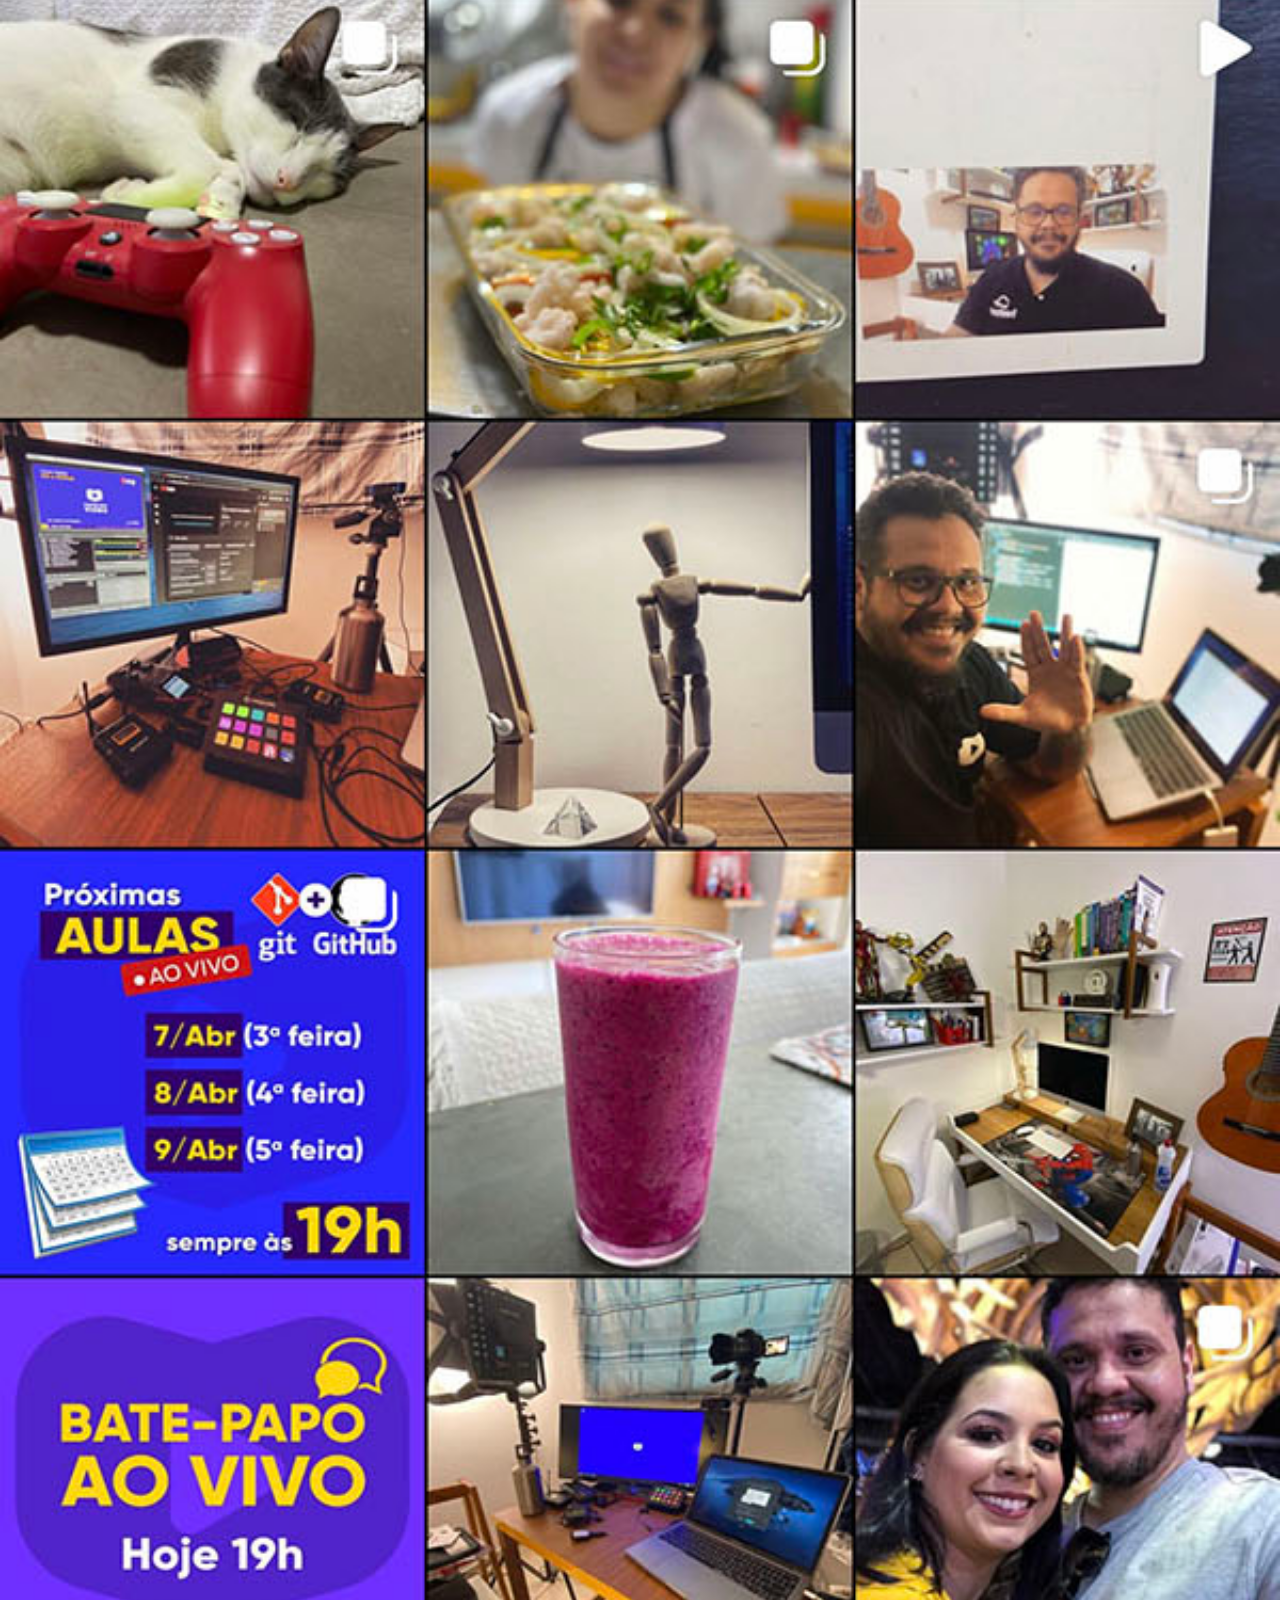
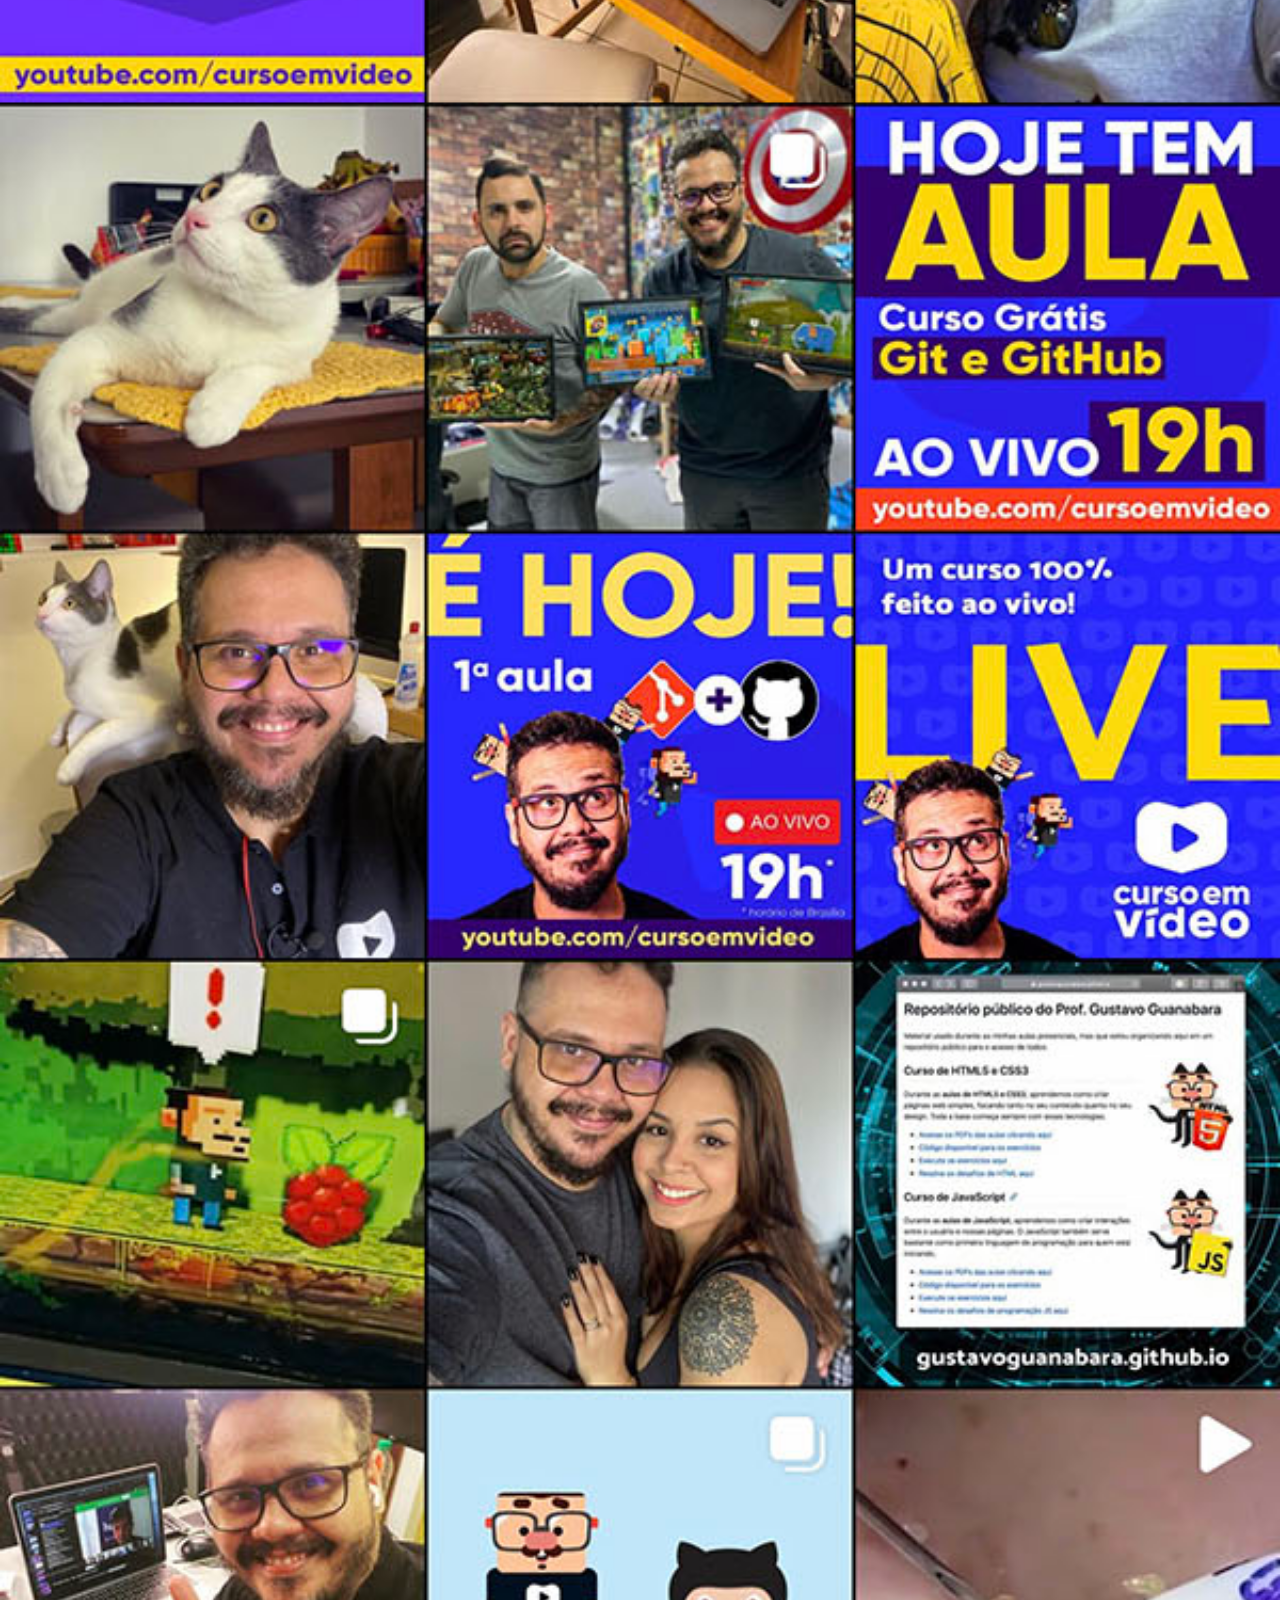
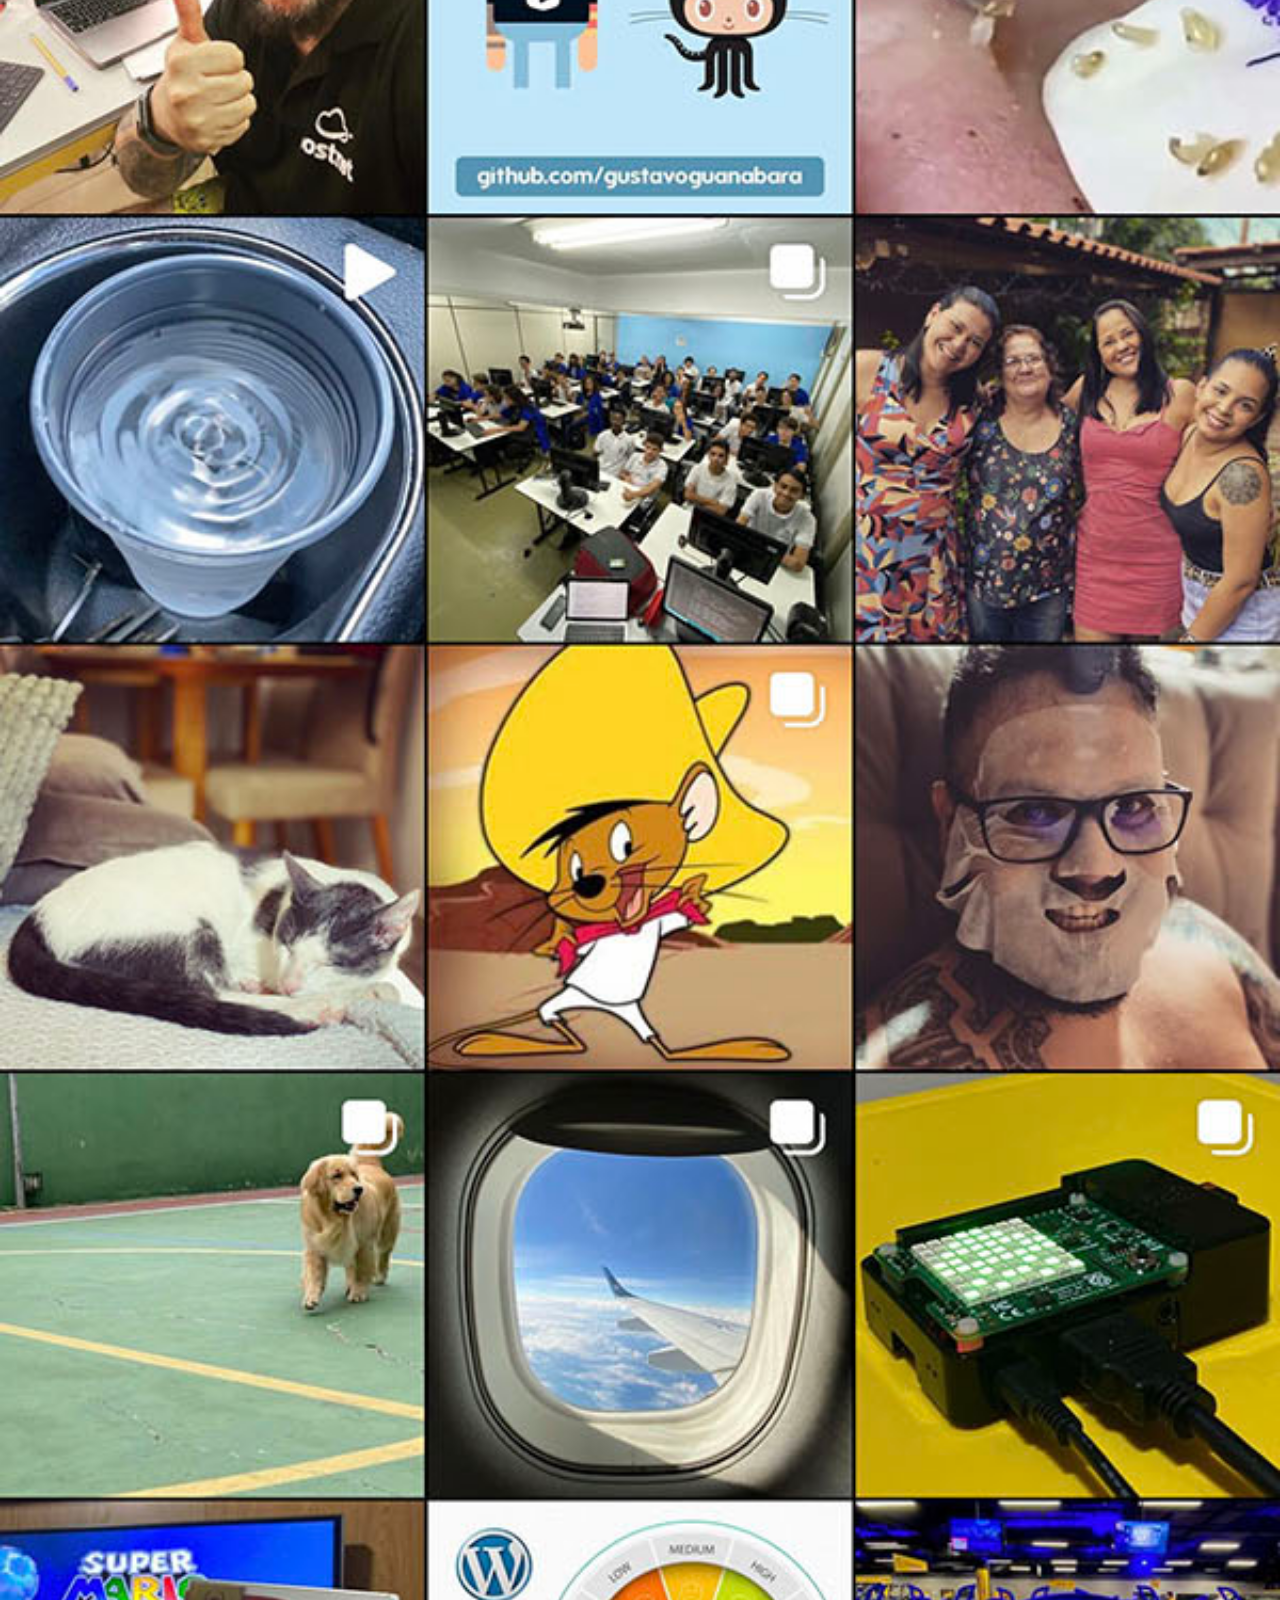
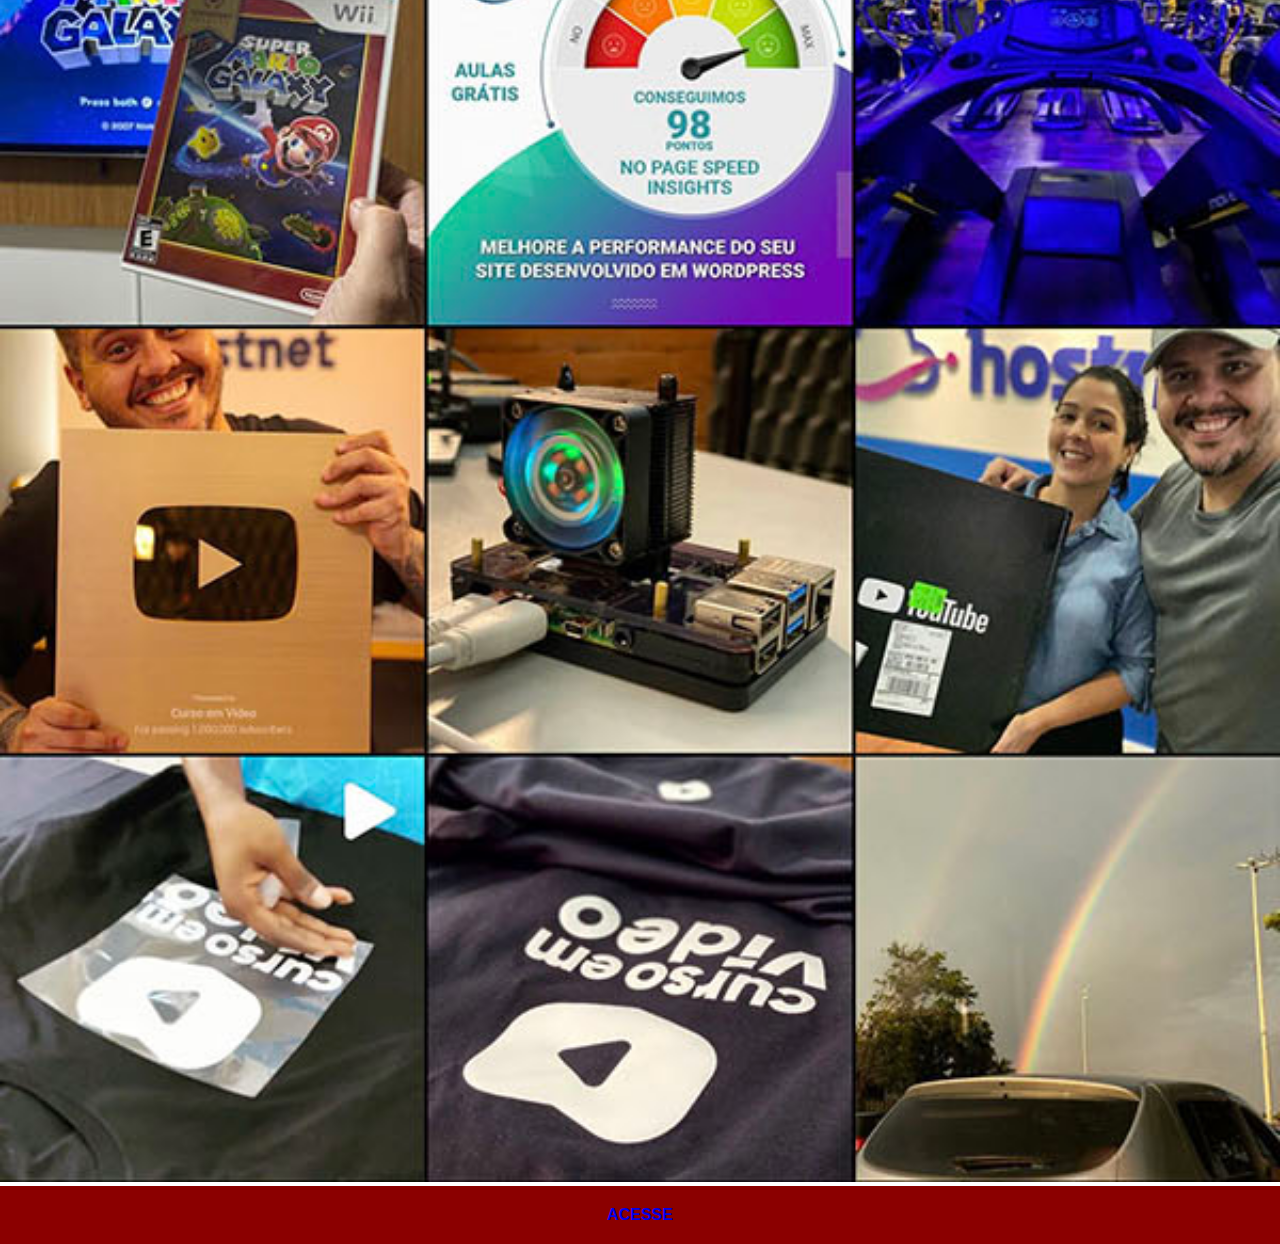
<file: instagram.html>
<!DOCTYPE html>
<html lang="pt-br">
<head>
    <meta charset="UTF-8">
    <meta name="viewport" content="width=device-width, initial-scale=1.0">
    <title>Instagram</title>
    <link rel="stylesheet" href="estilo/social.css">
</head>
<body>
    <img src="imagens/tela-instagram.jpg" alt="Instagram">
    <a href="https://www.instagram.com/gustavoguanabara/" target="_blank">ACESSE</a>
</body>
</html>
</file>
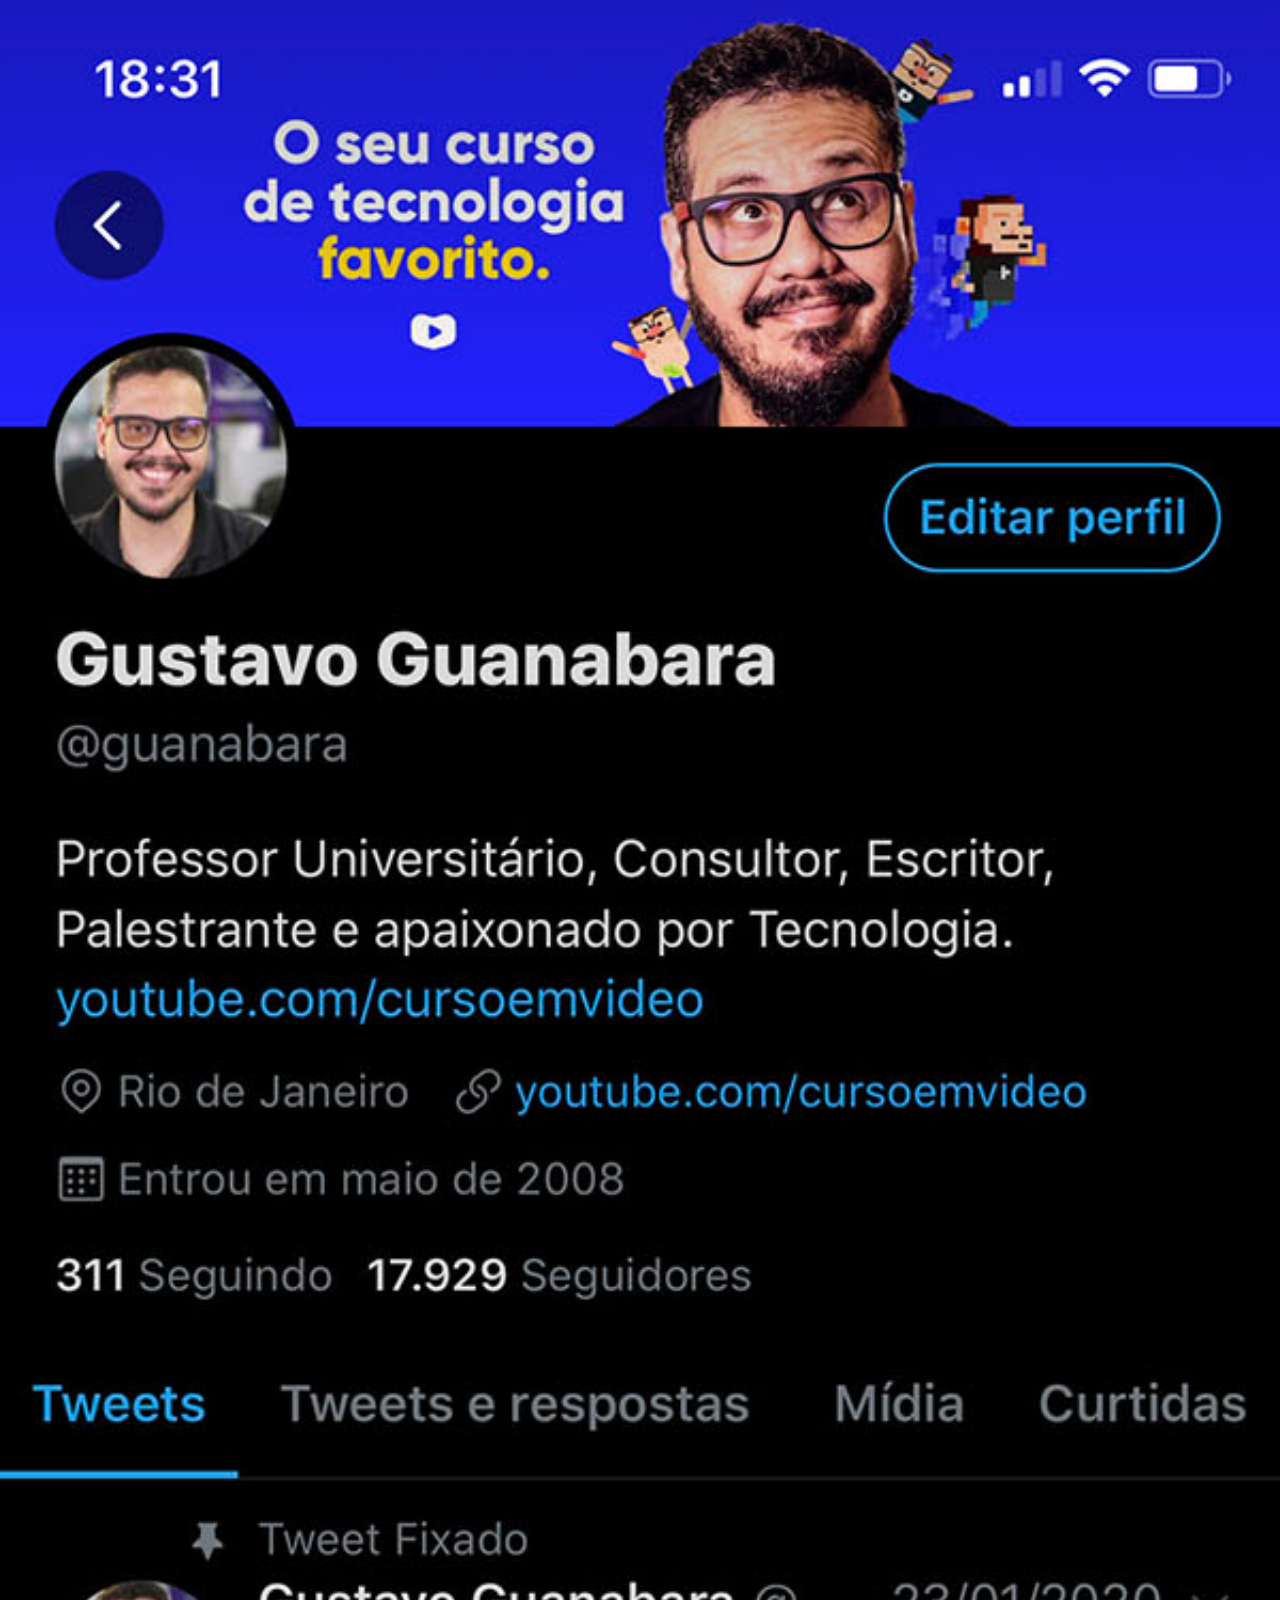
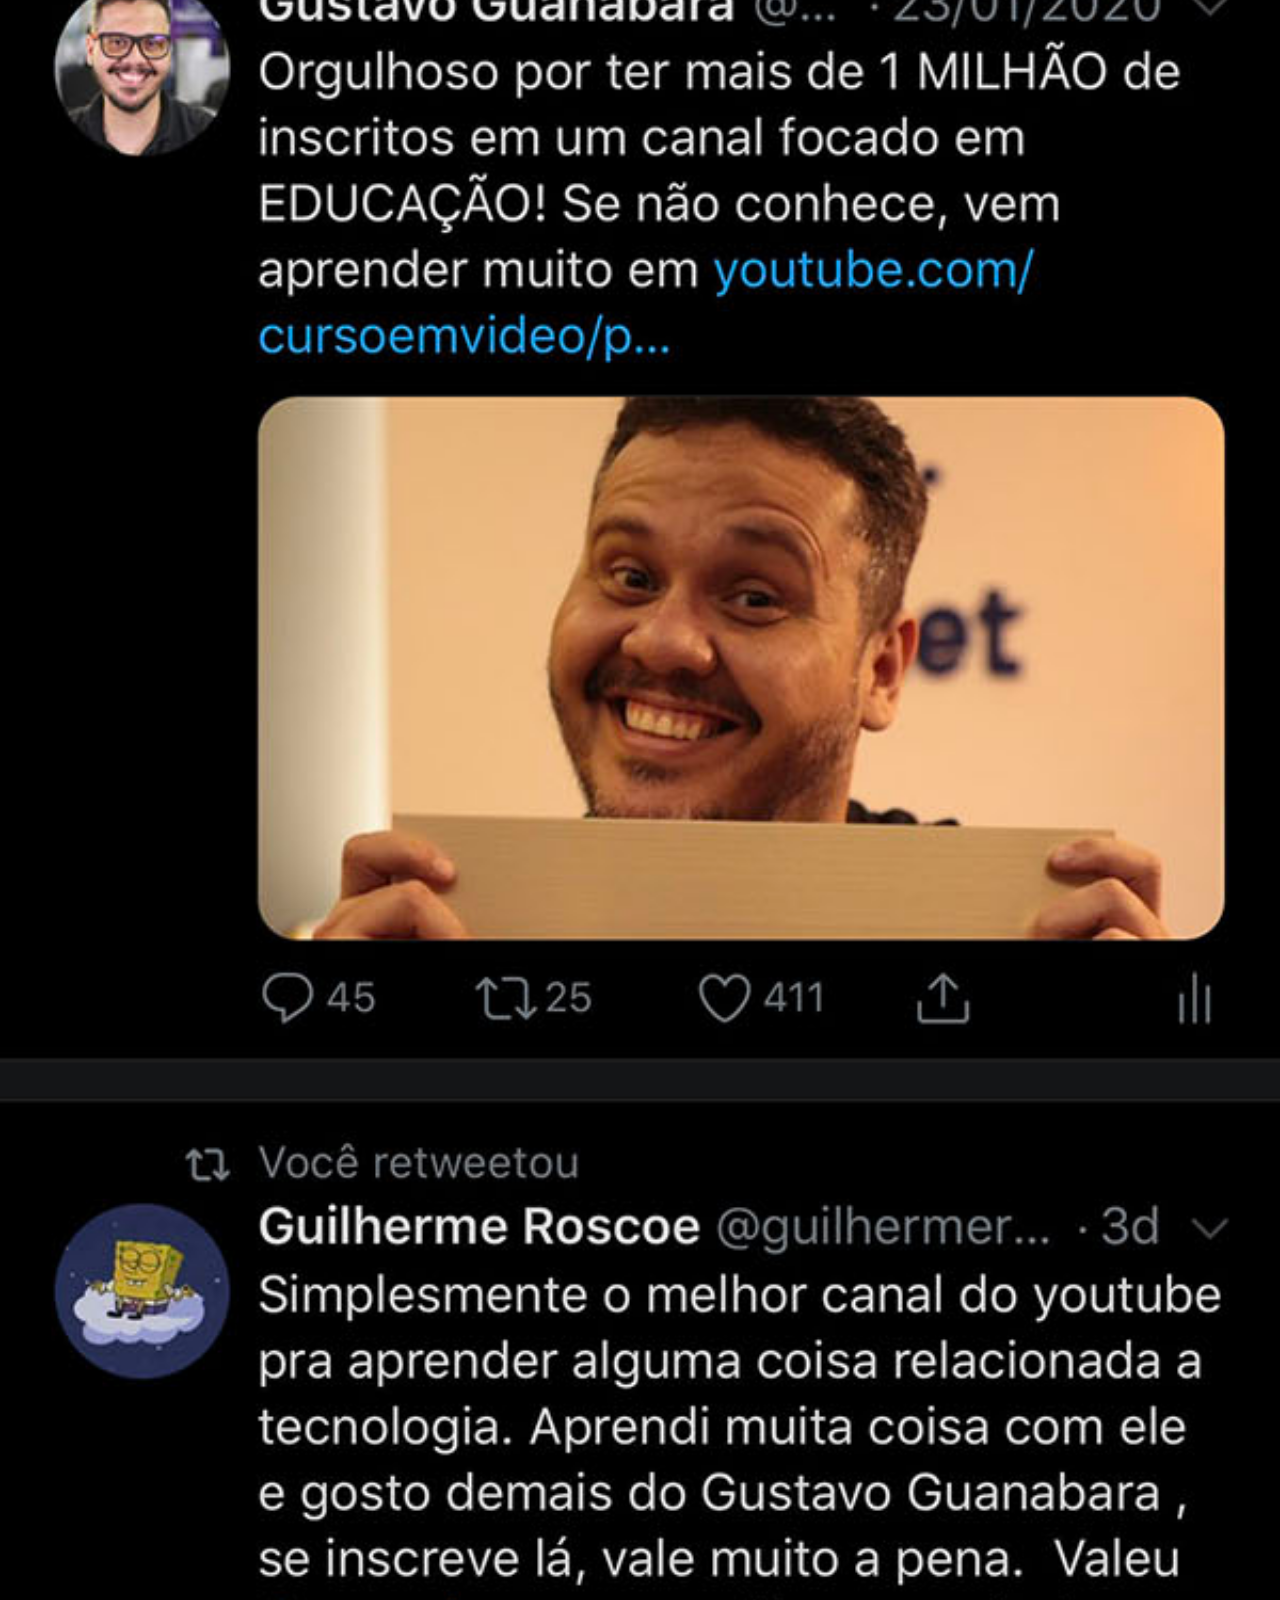
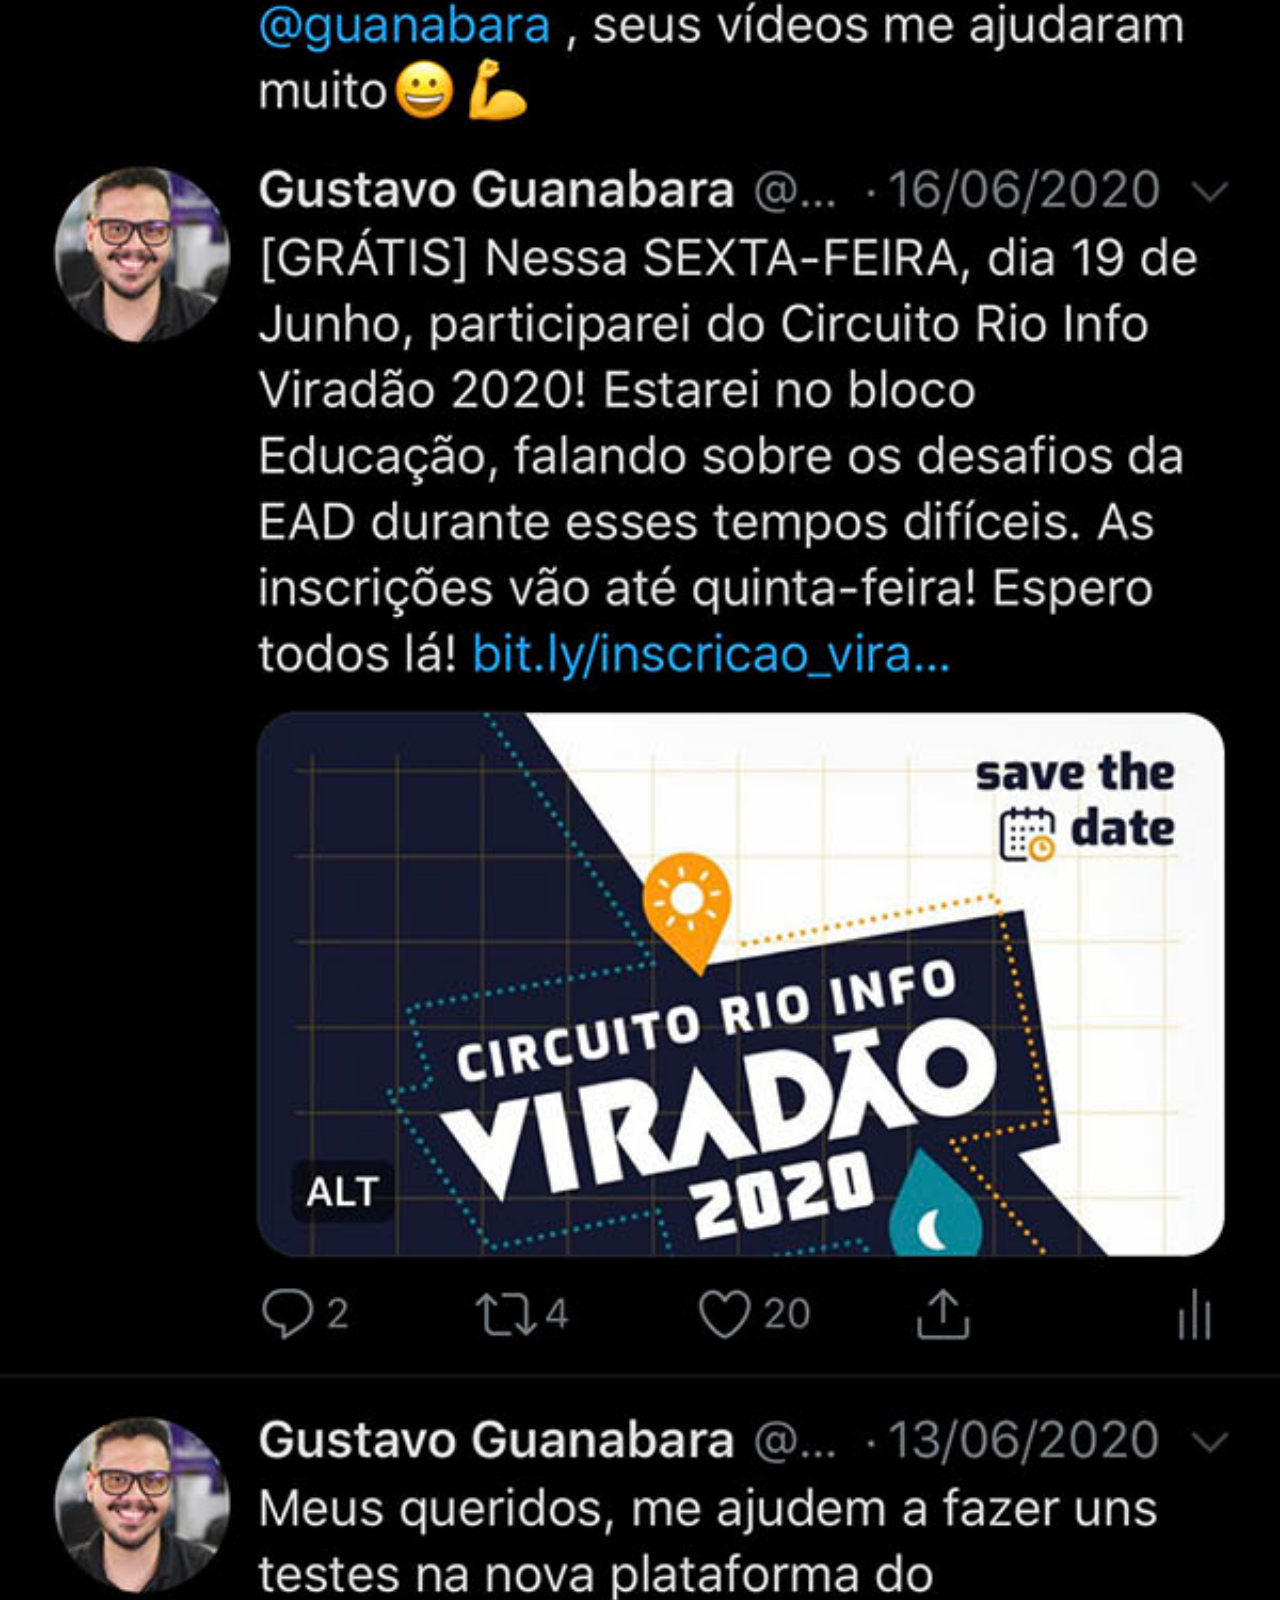
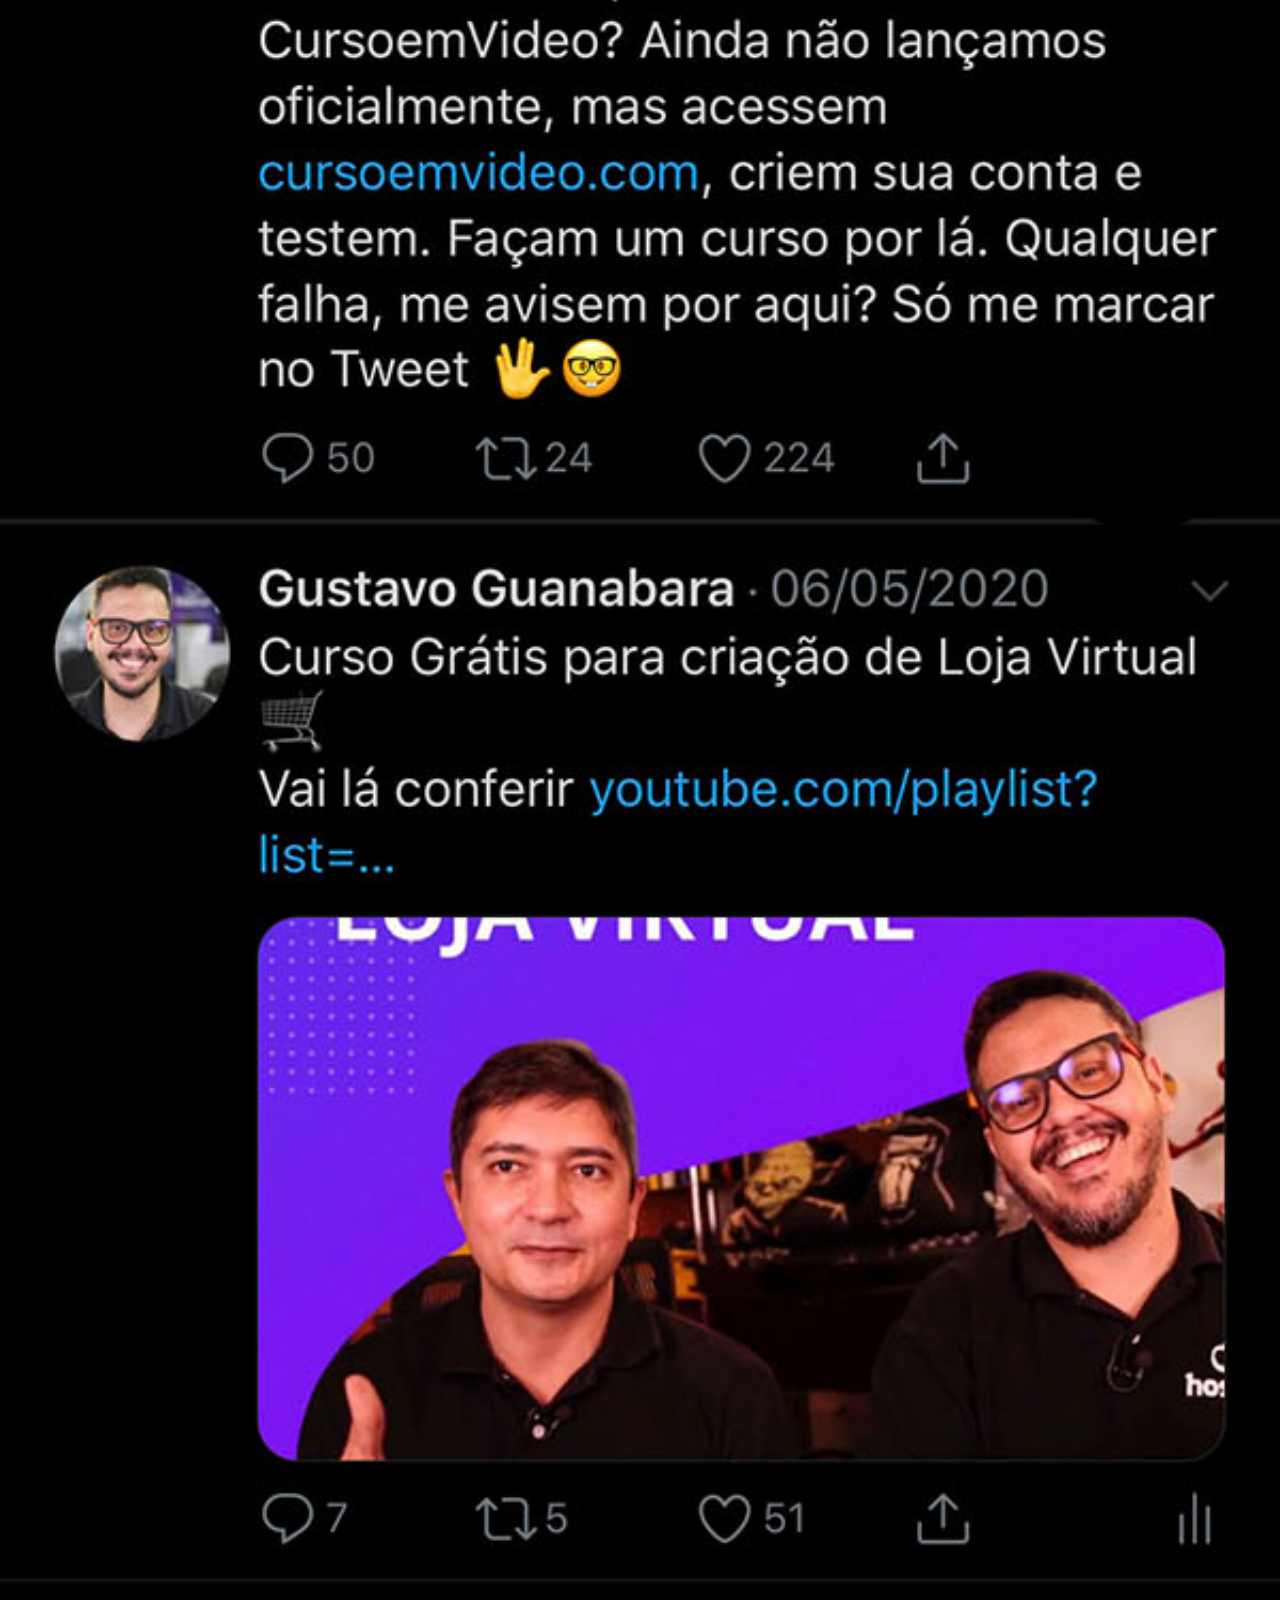
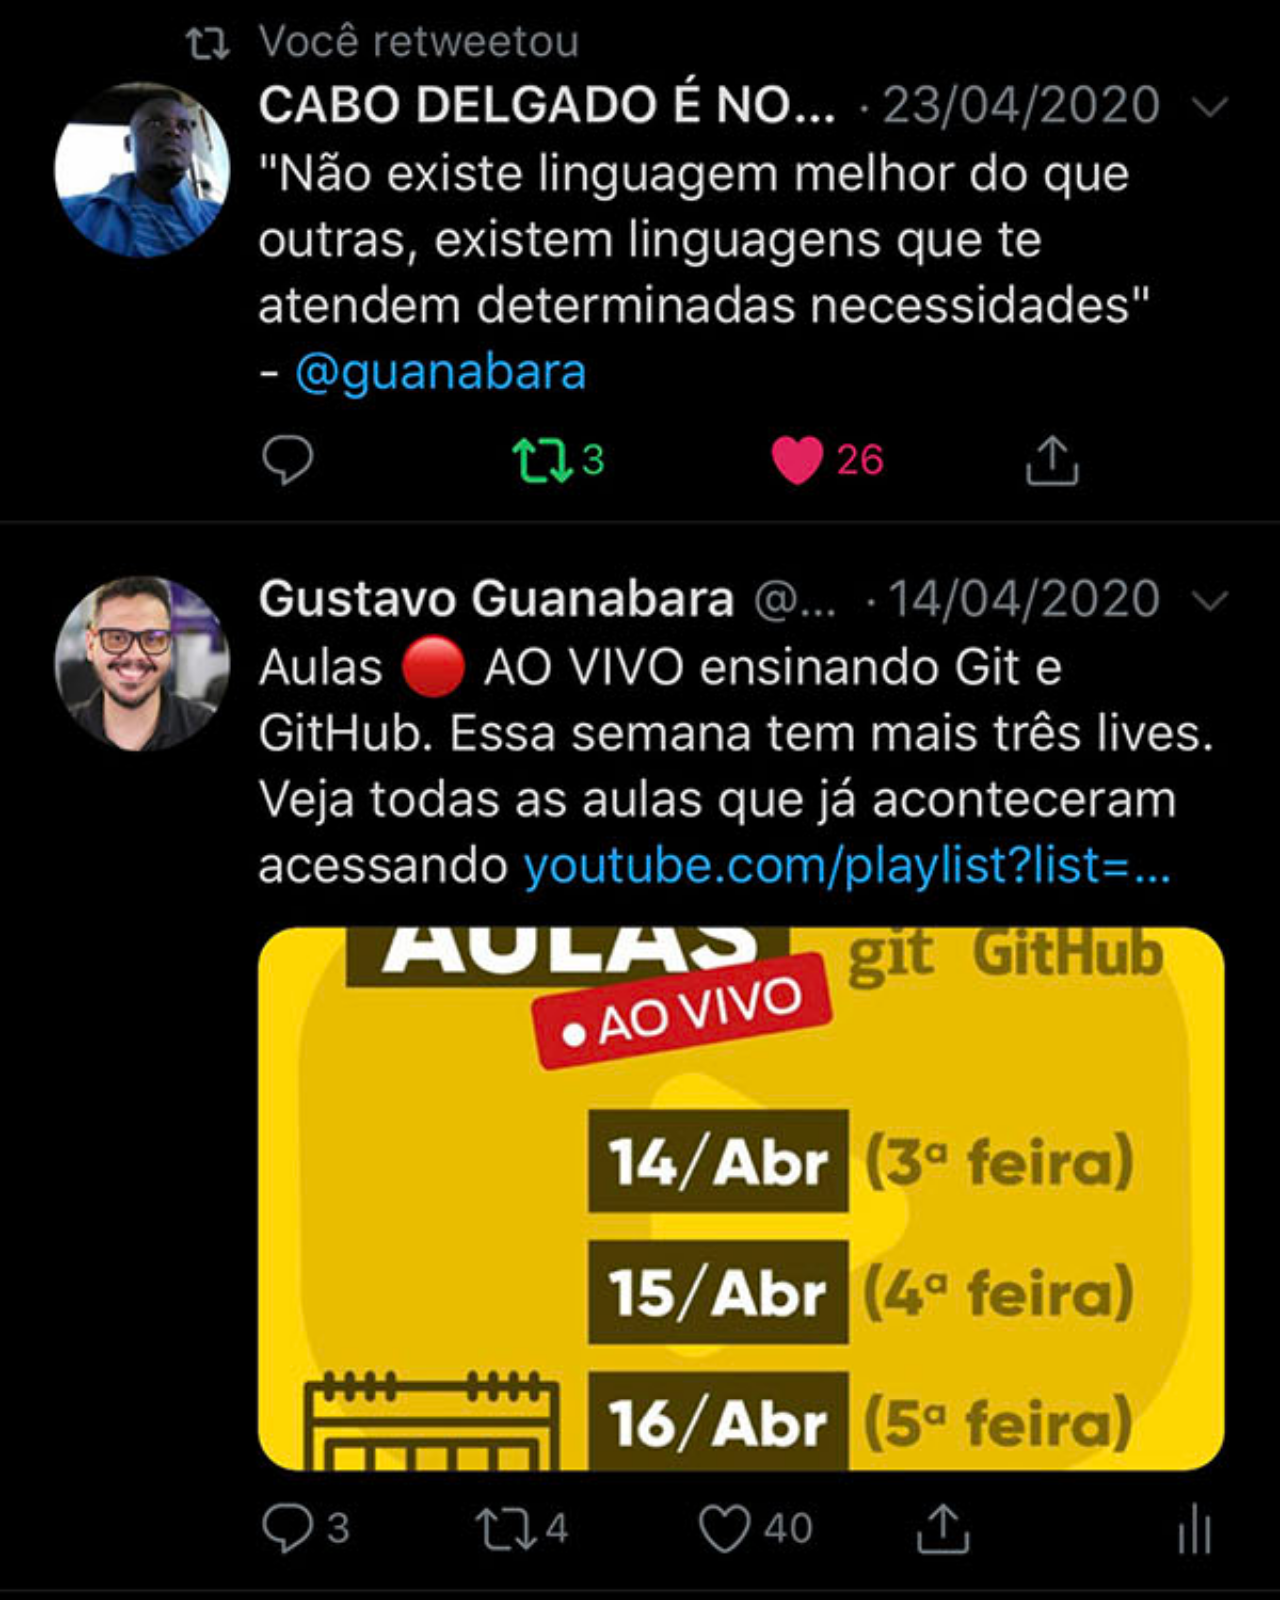
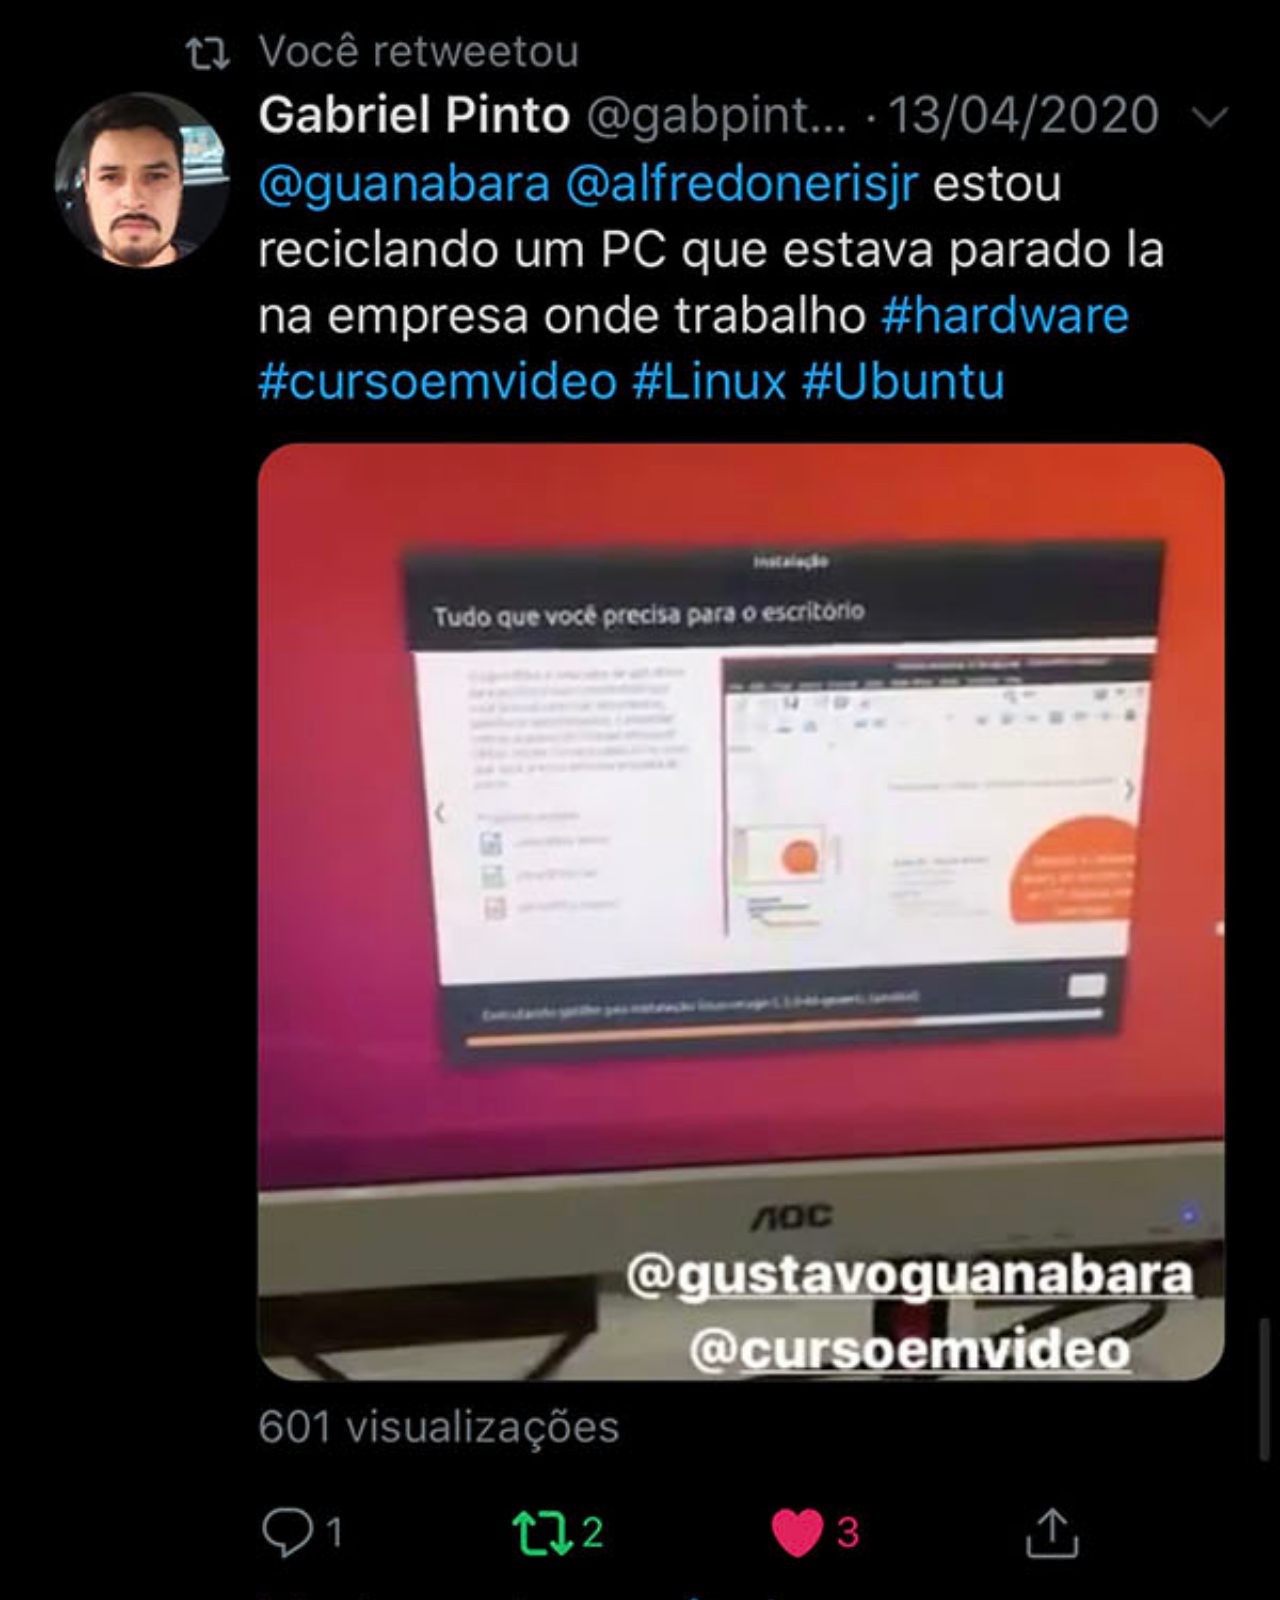
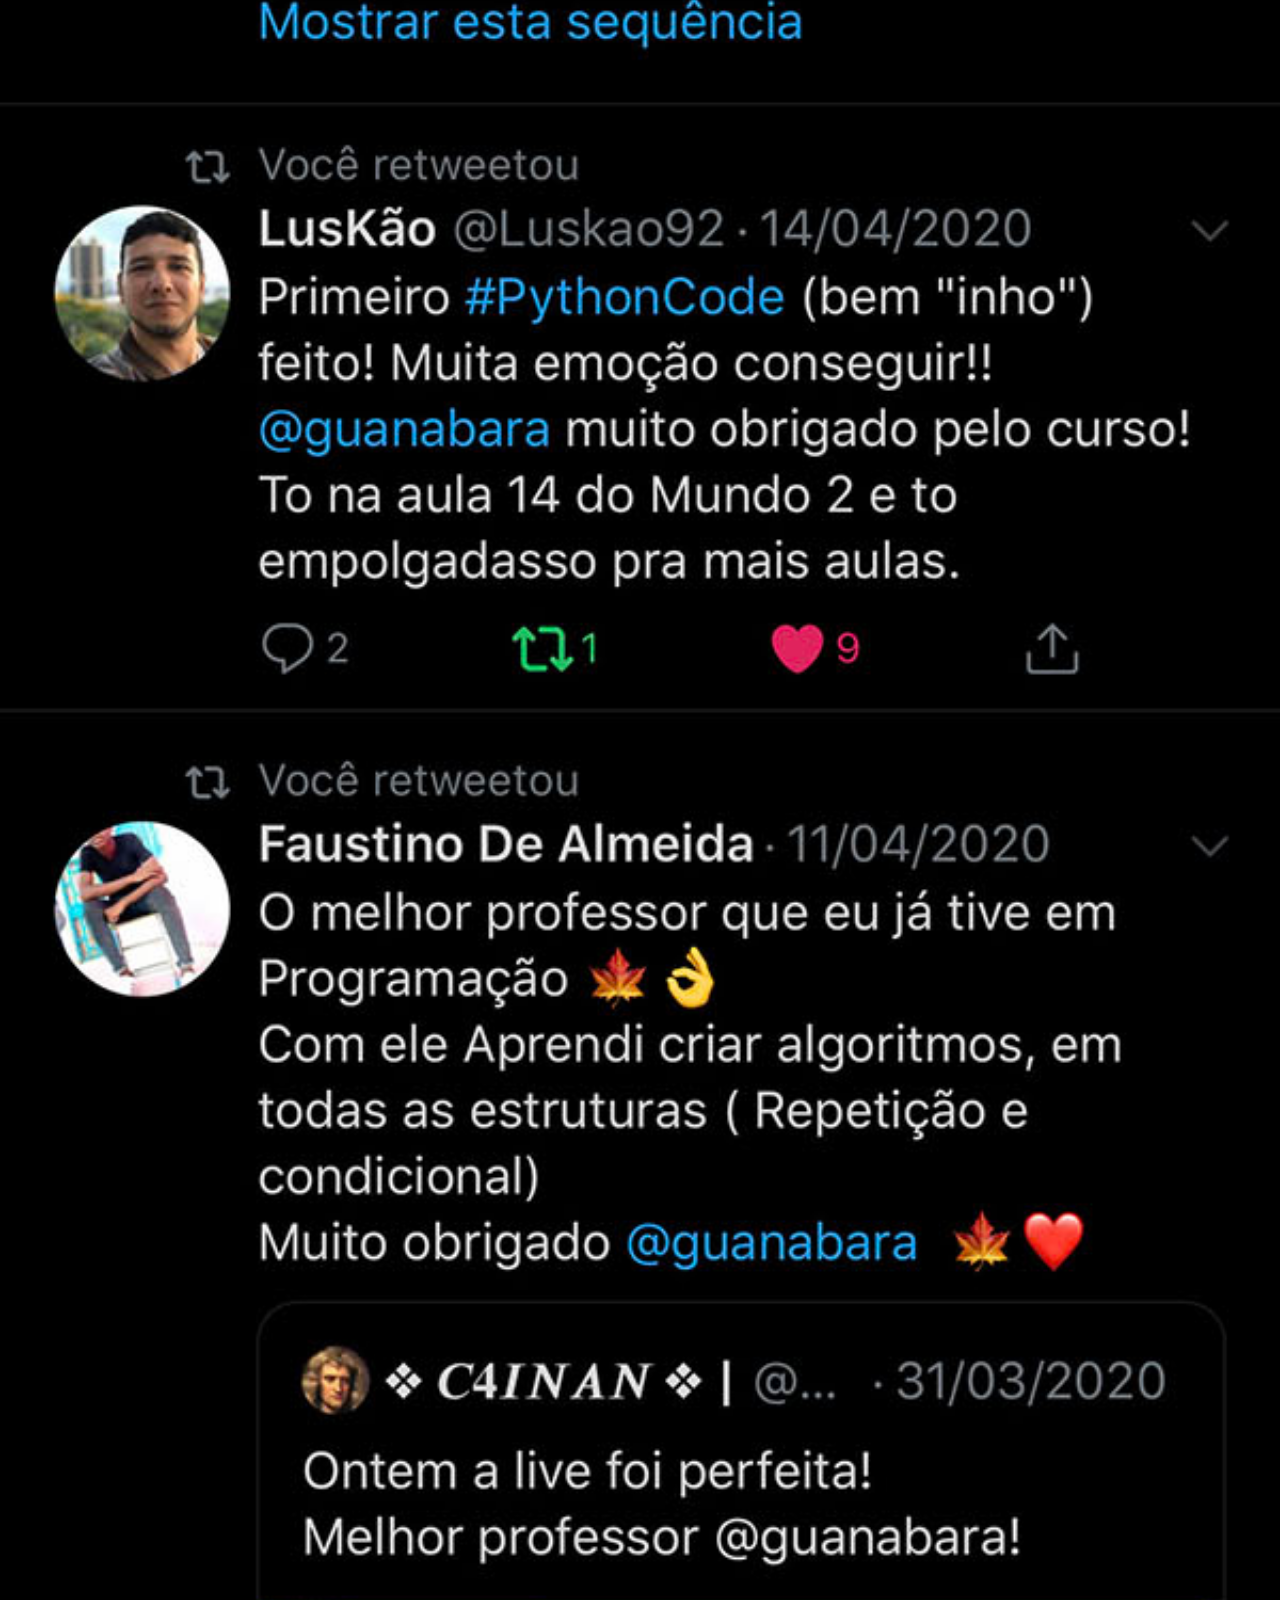
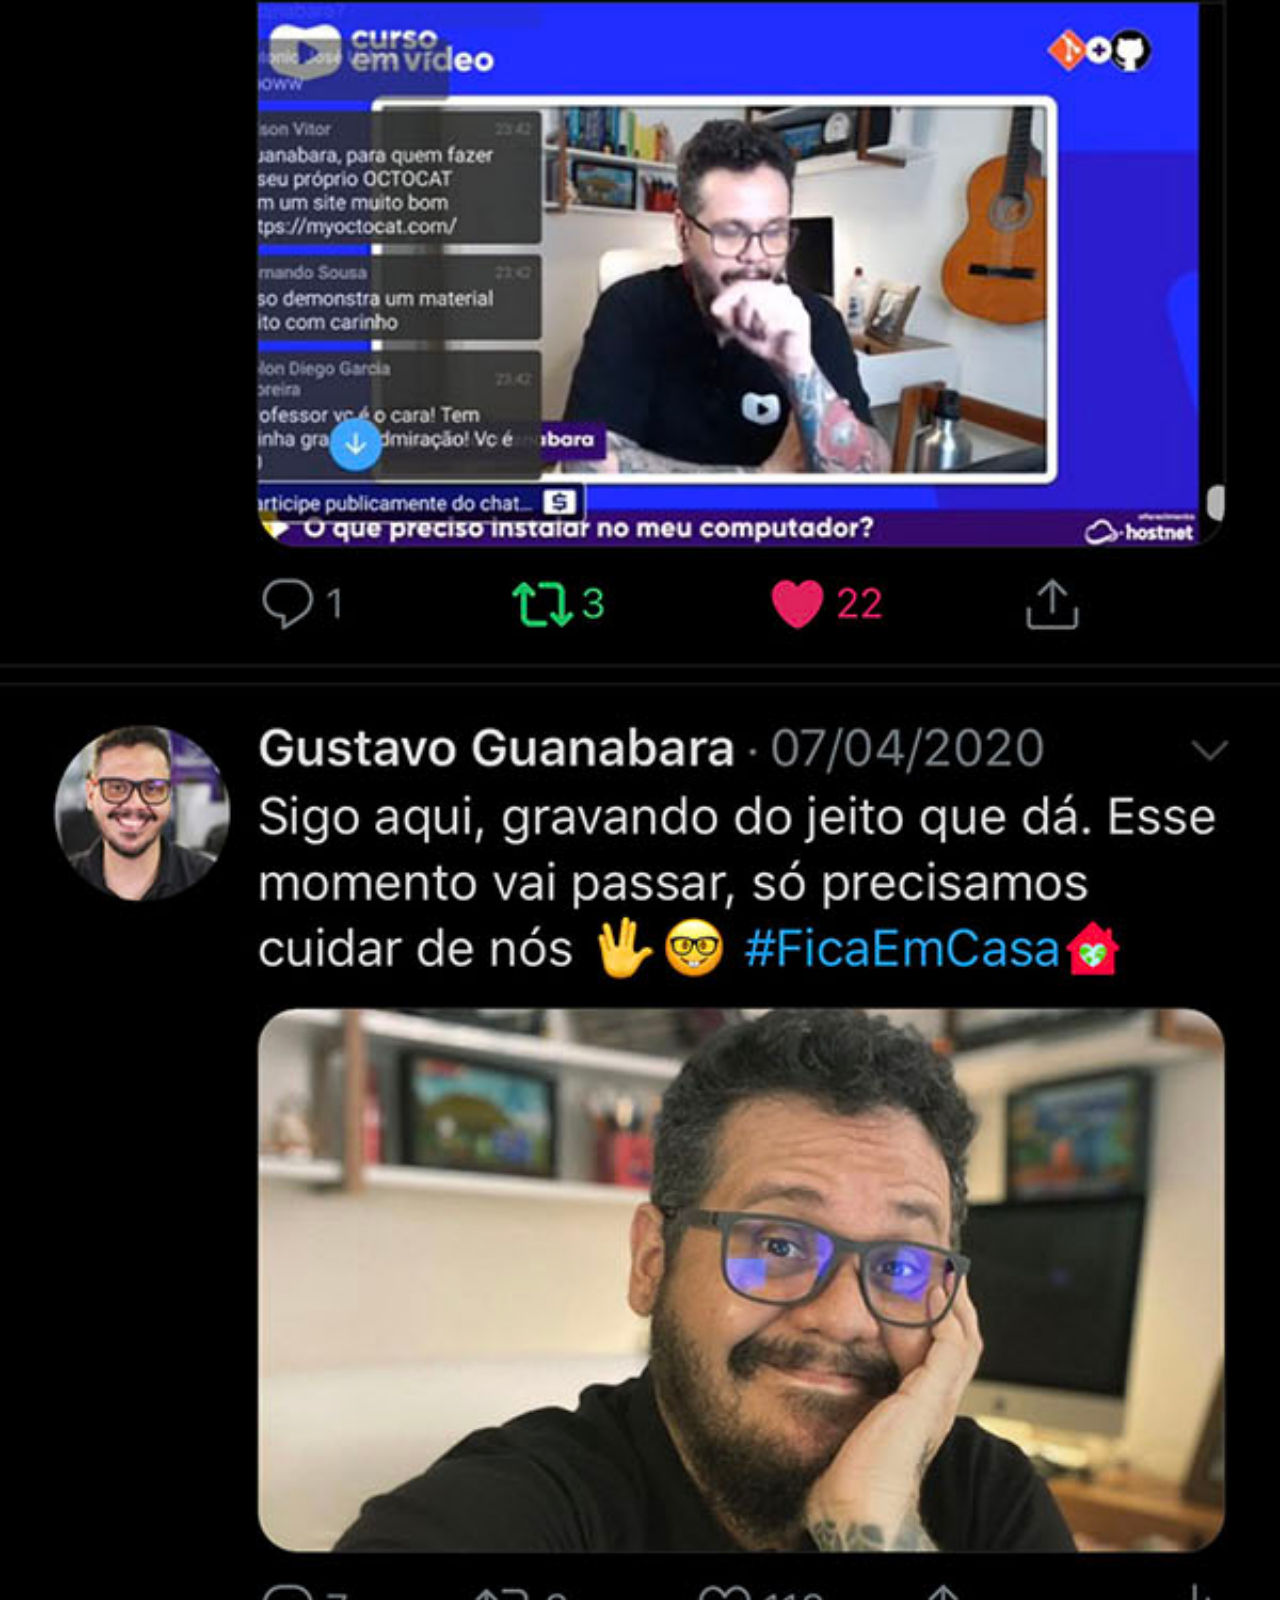
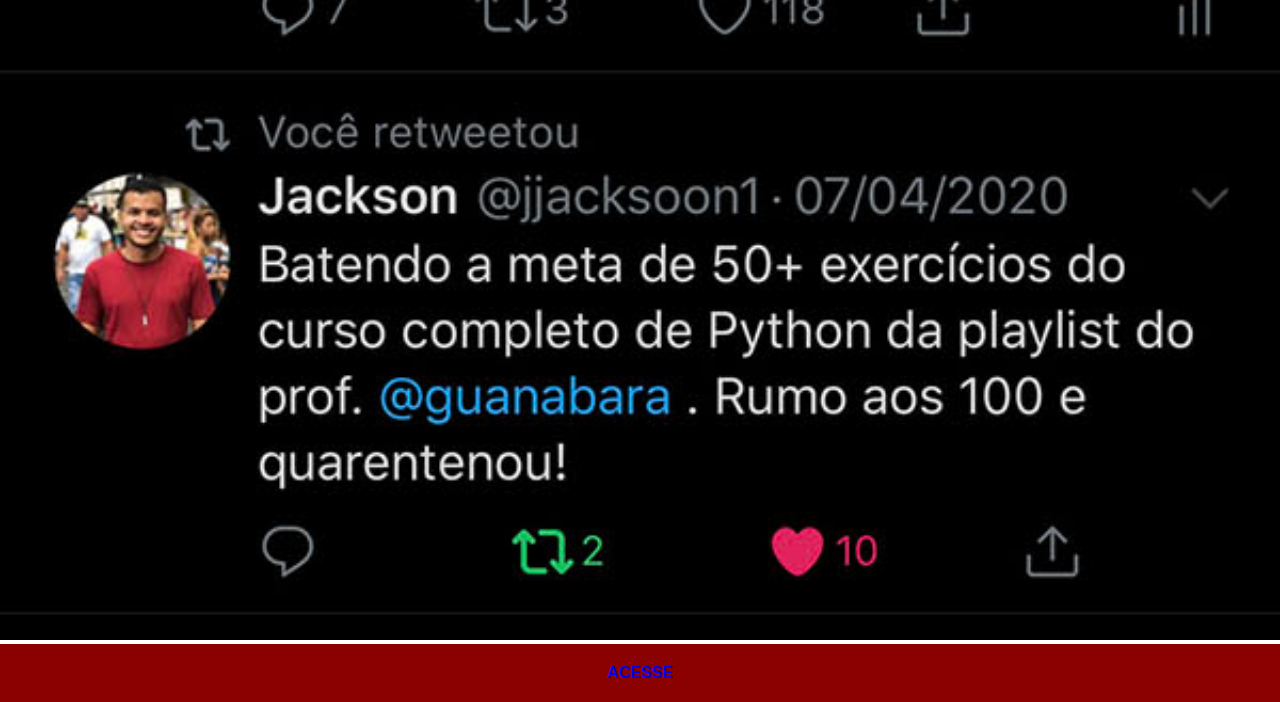
<file: twitter.html>
<!DOCTYPE html>
<html lang="pt-br">
<head>
    <meta charset="UTF-8">
    <meta name="viewport" content="width=device-width, initial-scale=1.0">
    <title>Twitter</title>
    <link rel="stylesheet" href="estilo/social.css">
</head>
<body>
    <img src="imagens/tela-twitter.jpg" alt="Twitter">
    <a href="https://x.com/guanabara" target="_blank">ACESSE</a>
</body>
</html>
</file>
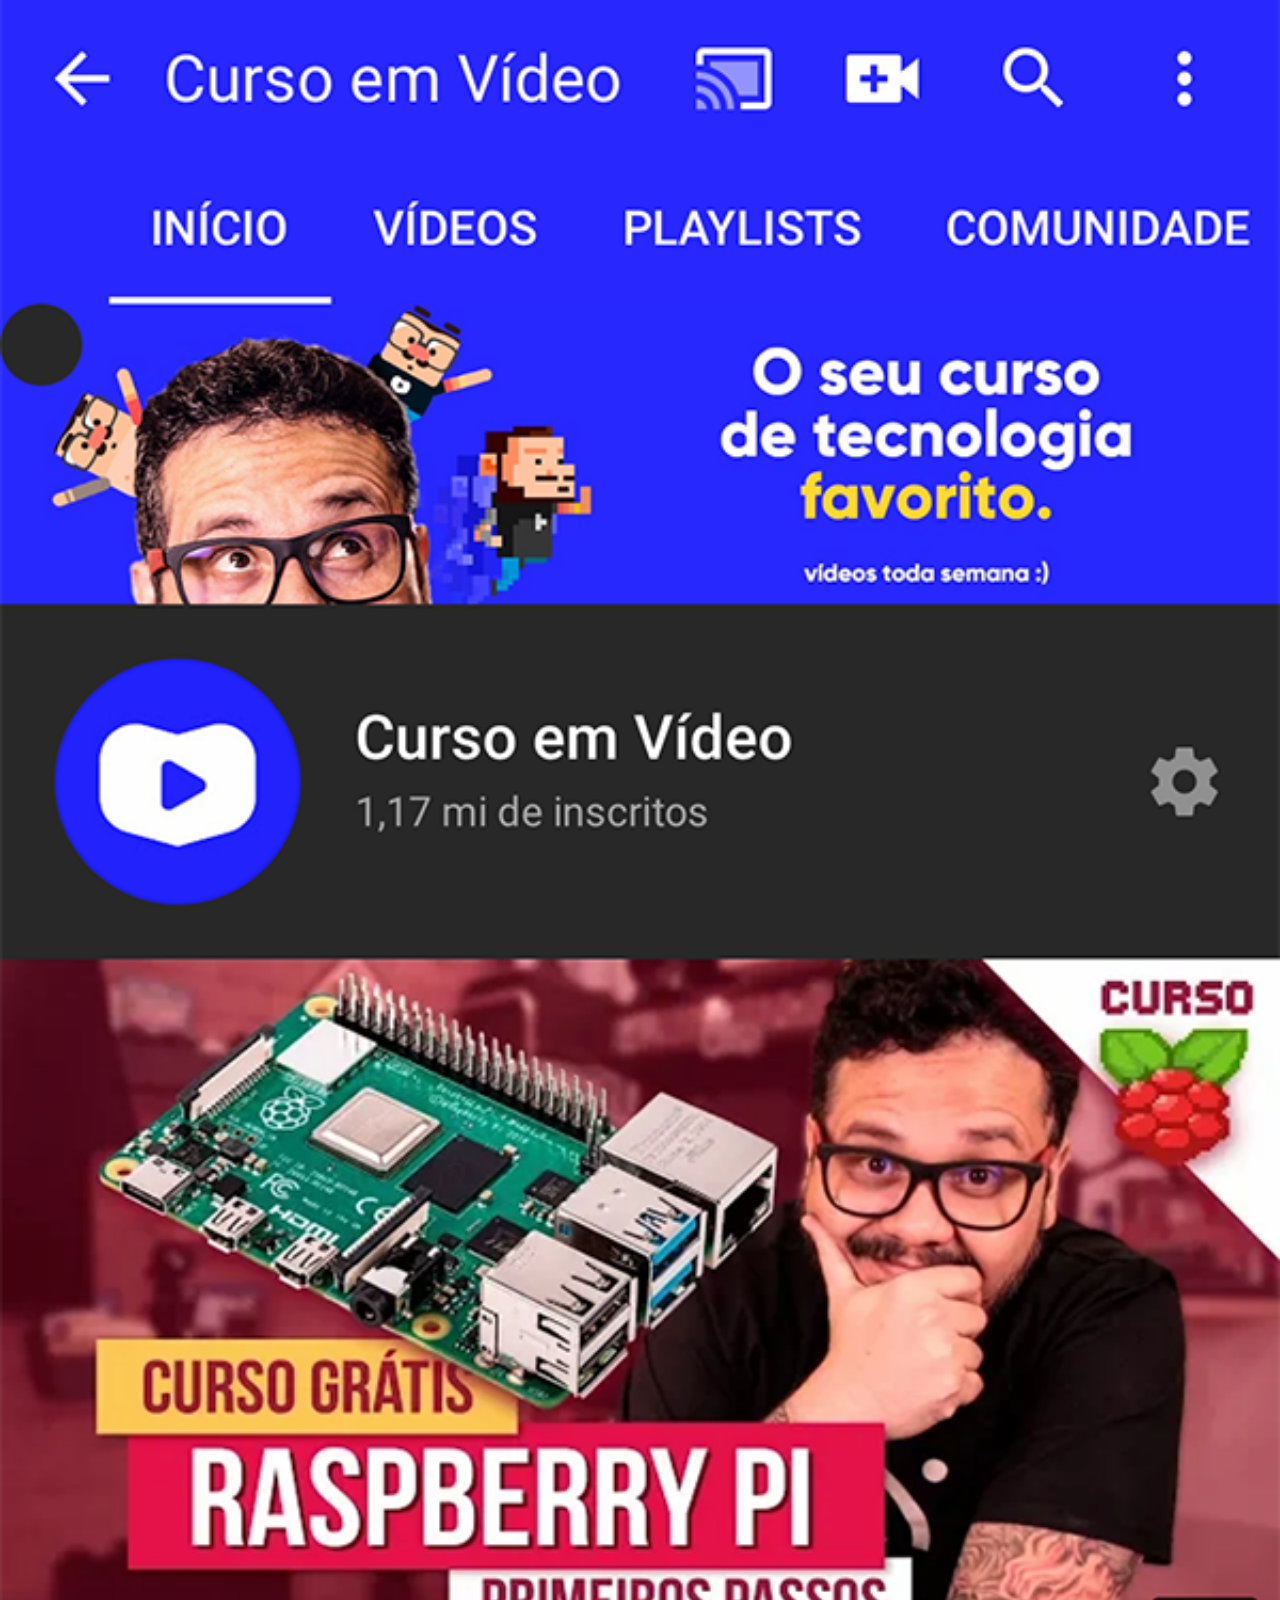
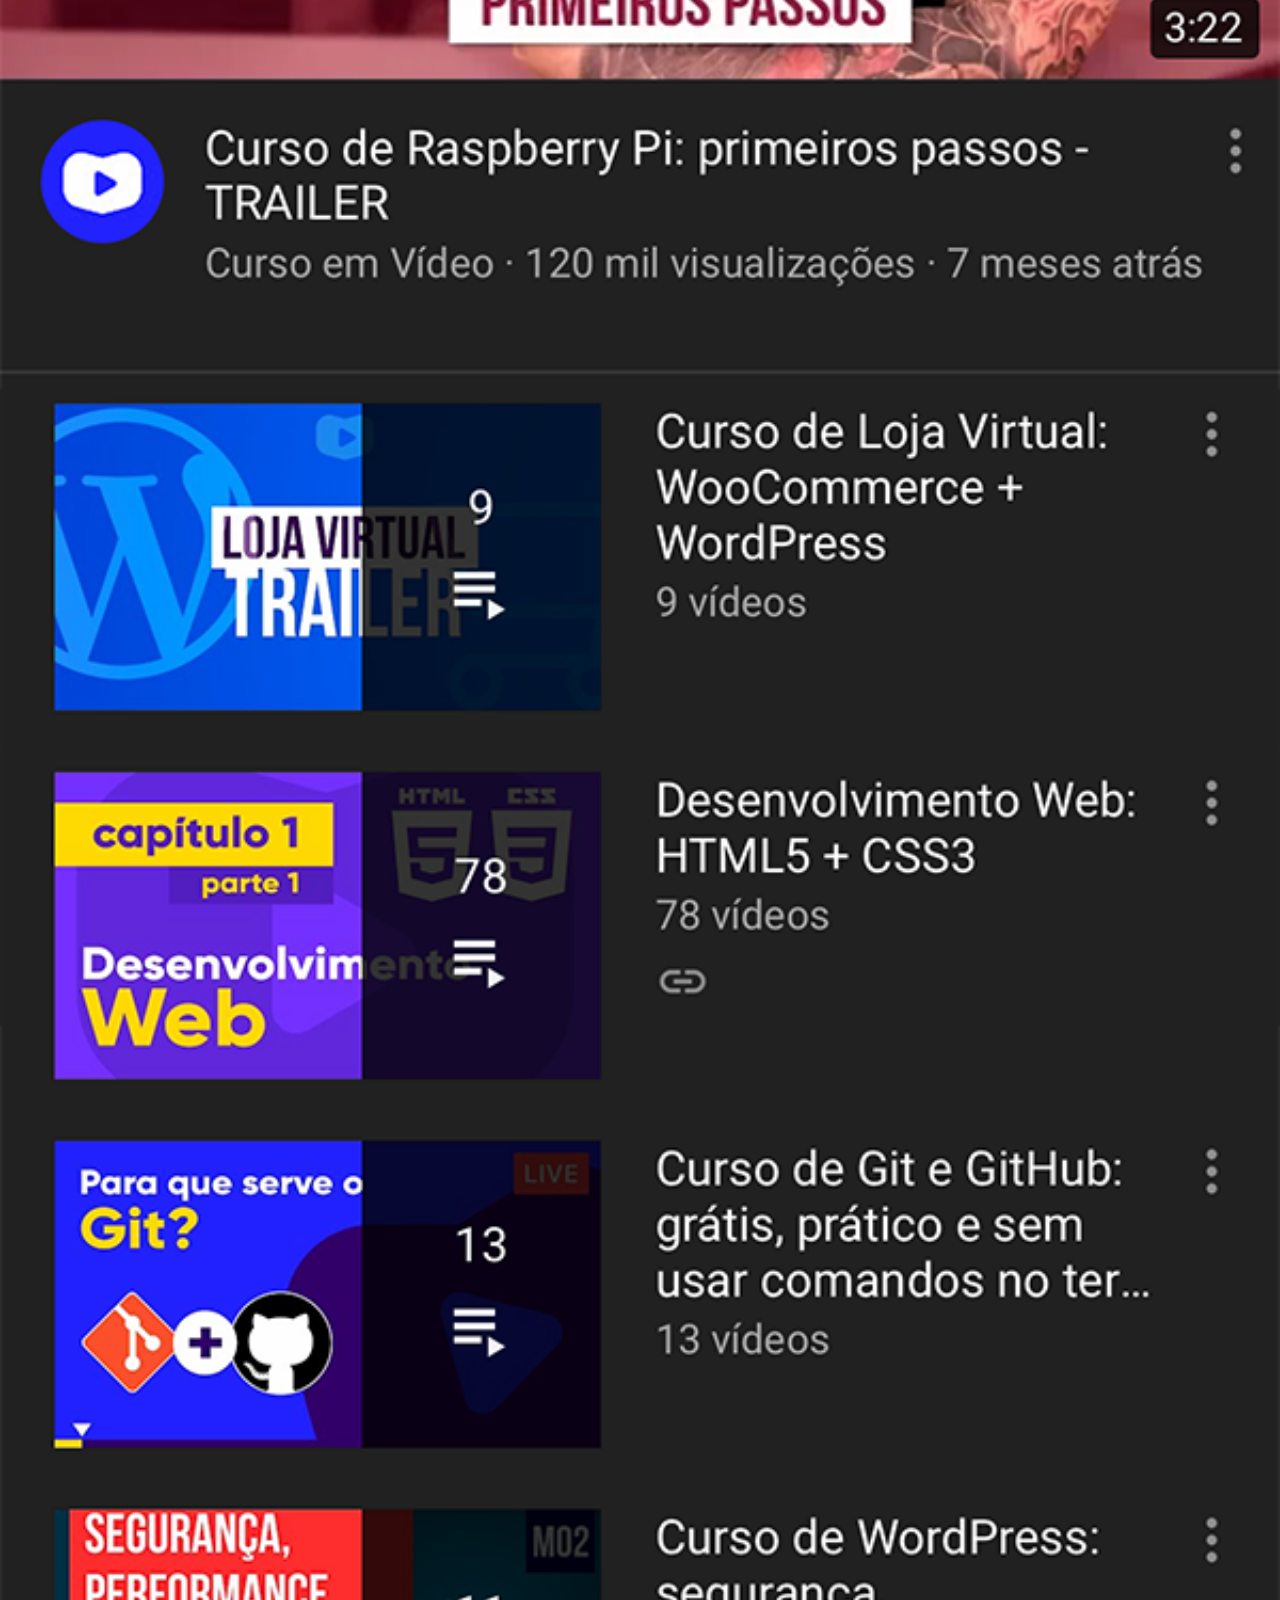
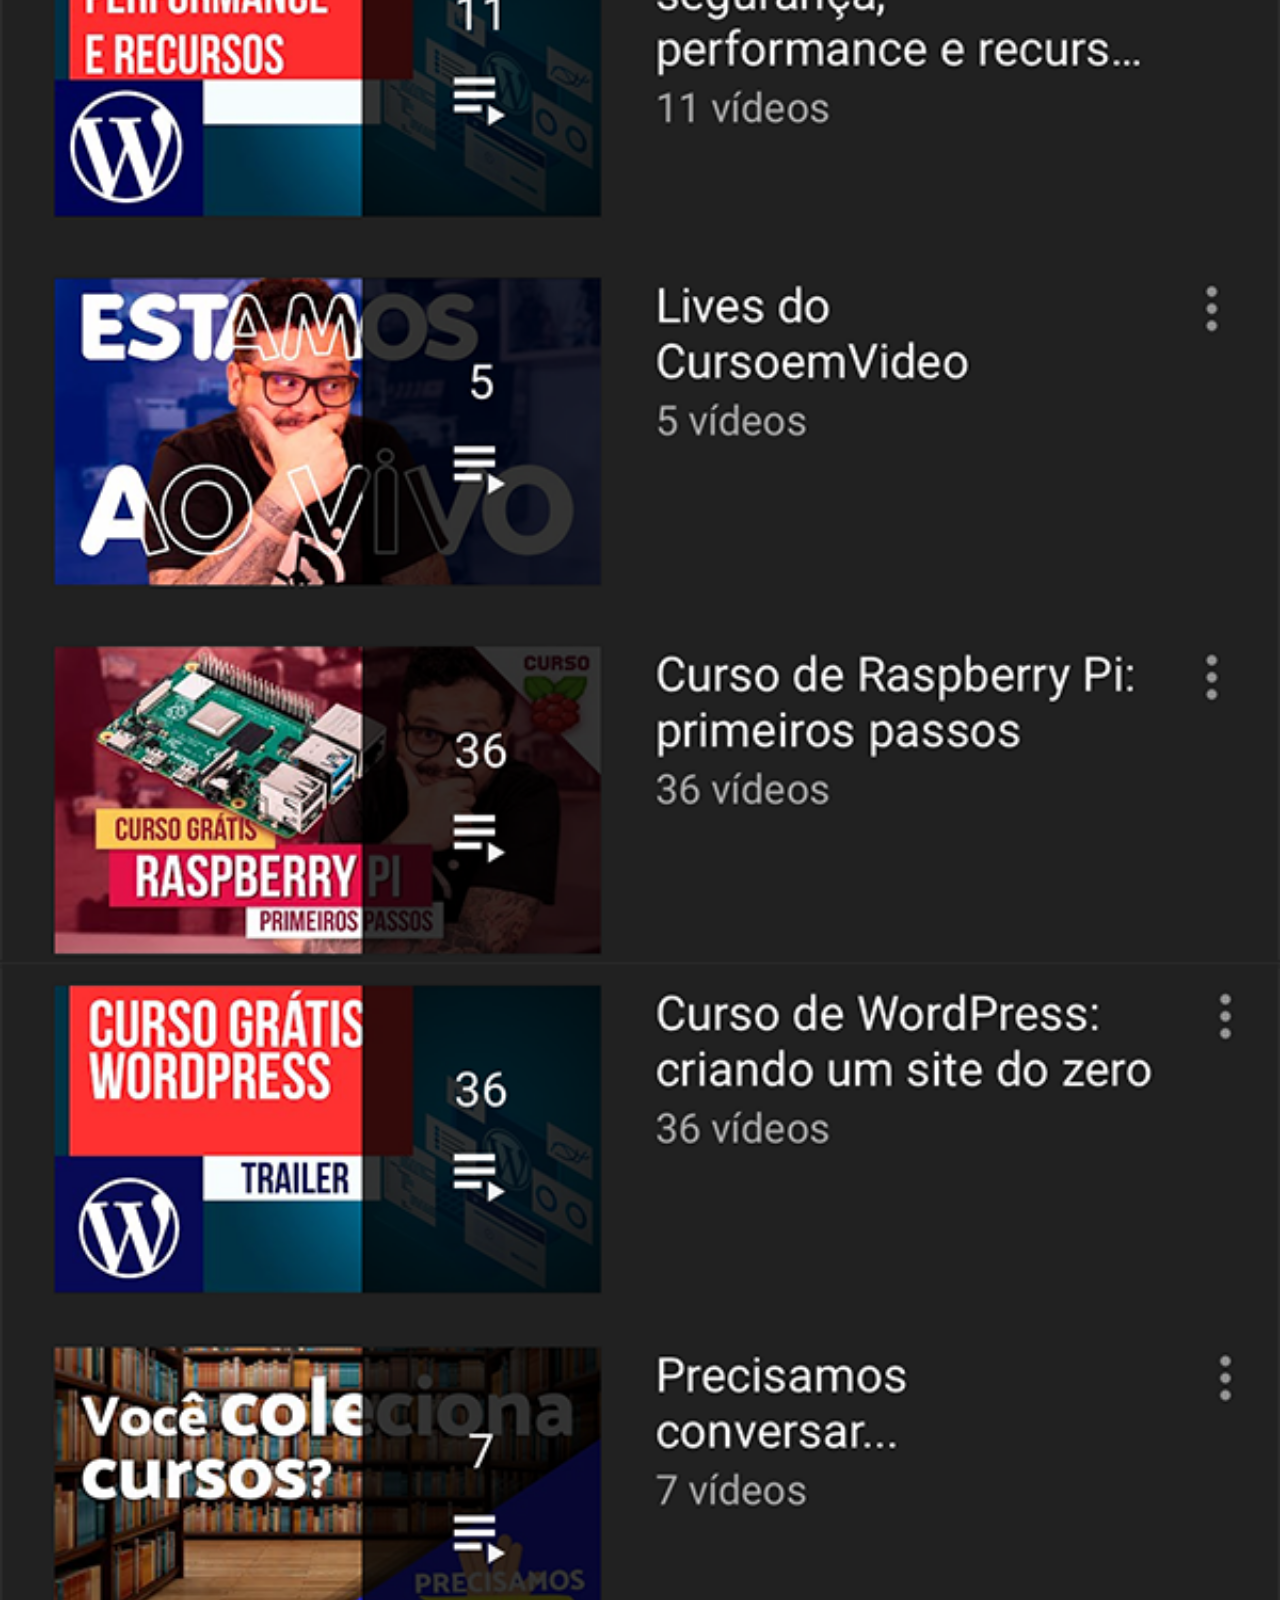
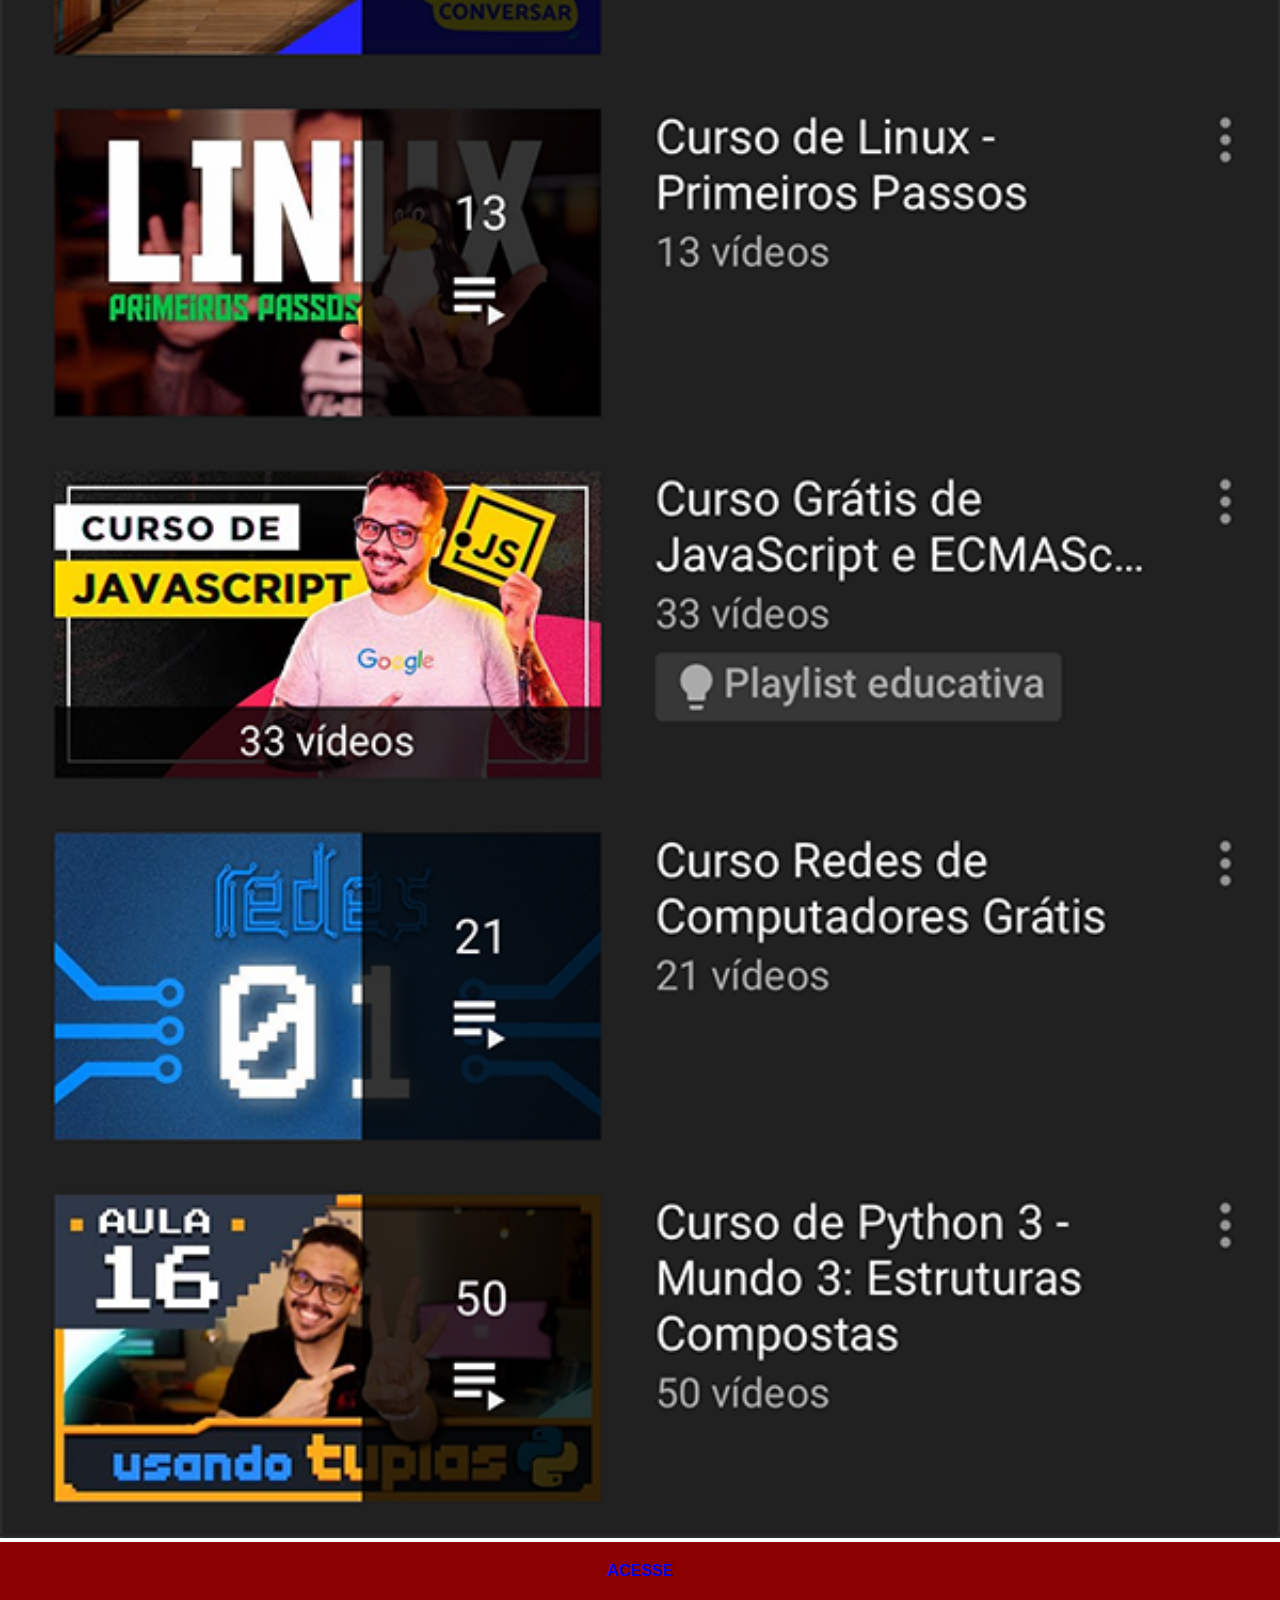
<file: youtube.html>
<!DOCTYPE html>
<html lang="pt-br">
<head>
    <meta charset="UTF-8">
    <meta name="viewport" content="width=device-width, initial-scale=1.0">
    <title>YouTube</title>
    <link rel="stylesheet" href="estilo/social.css">
</head>
<body>
    <img src="imagens/tela-youtube.png" alt="YouTube">
    <a href="https://www.youtube.com/c/CursoemV%C3%ADdeo/playlists" target="_blank">ACESSE</a>
</body>


</html>
</file>
<file: estilos/style.css>
@charset "UTF-8";

* {
    margin: 0px;
    padding: 0px;
    font-family: Arial, Helvetica, sans-serif;
}

html, body {
    height: 100vh;
    width: 100vw;
    background-color: black;
}

main {
    position: relative;
    height: 100vh;
}

body {
    background: url('../imagens/fundo-madeira.jpg') no-repeat top center;
    background-size: cover;
    background-attachment: fixed;
}

section#telefone {
    position: absolute;
    top: 50%;
    left: 50%;
    transform: translate(-50%, -50%);
    
    height: 627px;
    width: 311px;
    background: url('../imagens/frame-iphone.png') no-repeat;
}

iframe#tela {
    position: relative;
    top: 80px;
    left: 22px;
    width: 267px;
    height: 471px;
    
}

section#redes-sociais {
    text-align: right;
}

section#redes-sociais img {
    width: 50px;
    margin: 10px;
    border-radius: 50%;
    box-shadow: 2px 2px 5px rgba(0, 0, 0, 0.400);
    box-sizing: border-box;
}

section#redes-sociais img:hover {
    border: 2px solid rgba(255, 255, 255, 0.61);
    transform: translate(-3px, -3px);
    box-shadow: 5px 5px 10px rgba(0, 0, 0, 0.644);
    transition: transform .3s, border 1s white;
}
</file>
<file: estilo/social.css>
@charset "UTF-8";

* {
    margin: 0px;
    padding: 0px;
    font-family: Arial, Helvetica, sans-serif;
}

::-webkit-scrollbar {
    width: 0px;
    height: 0px;
}

img {
    width: 100vw;
}

a{
    display: block;
    background-color: darkred;
    padding: 20px;
    text-align: center;
    font-weight: bolder;
    text-decoration: none;
}

a:hover {
    background-color: red;
    color: white;
}
</file>
